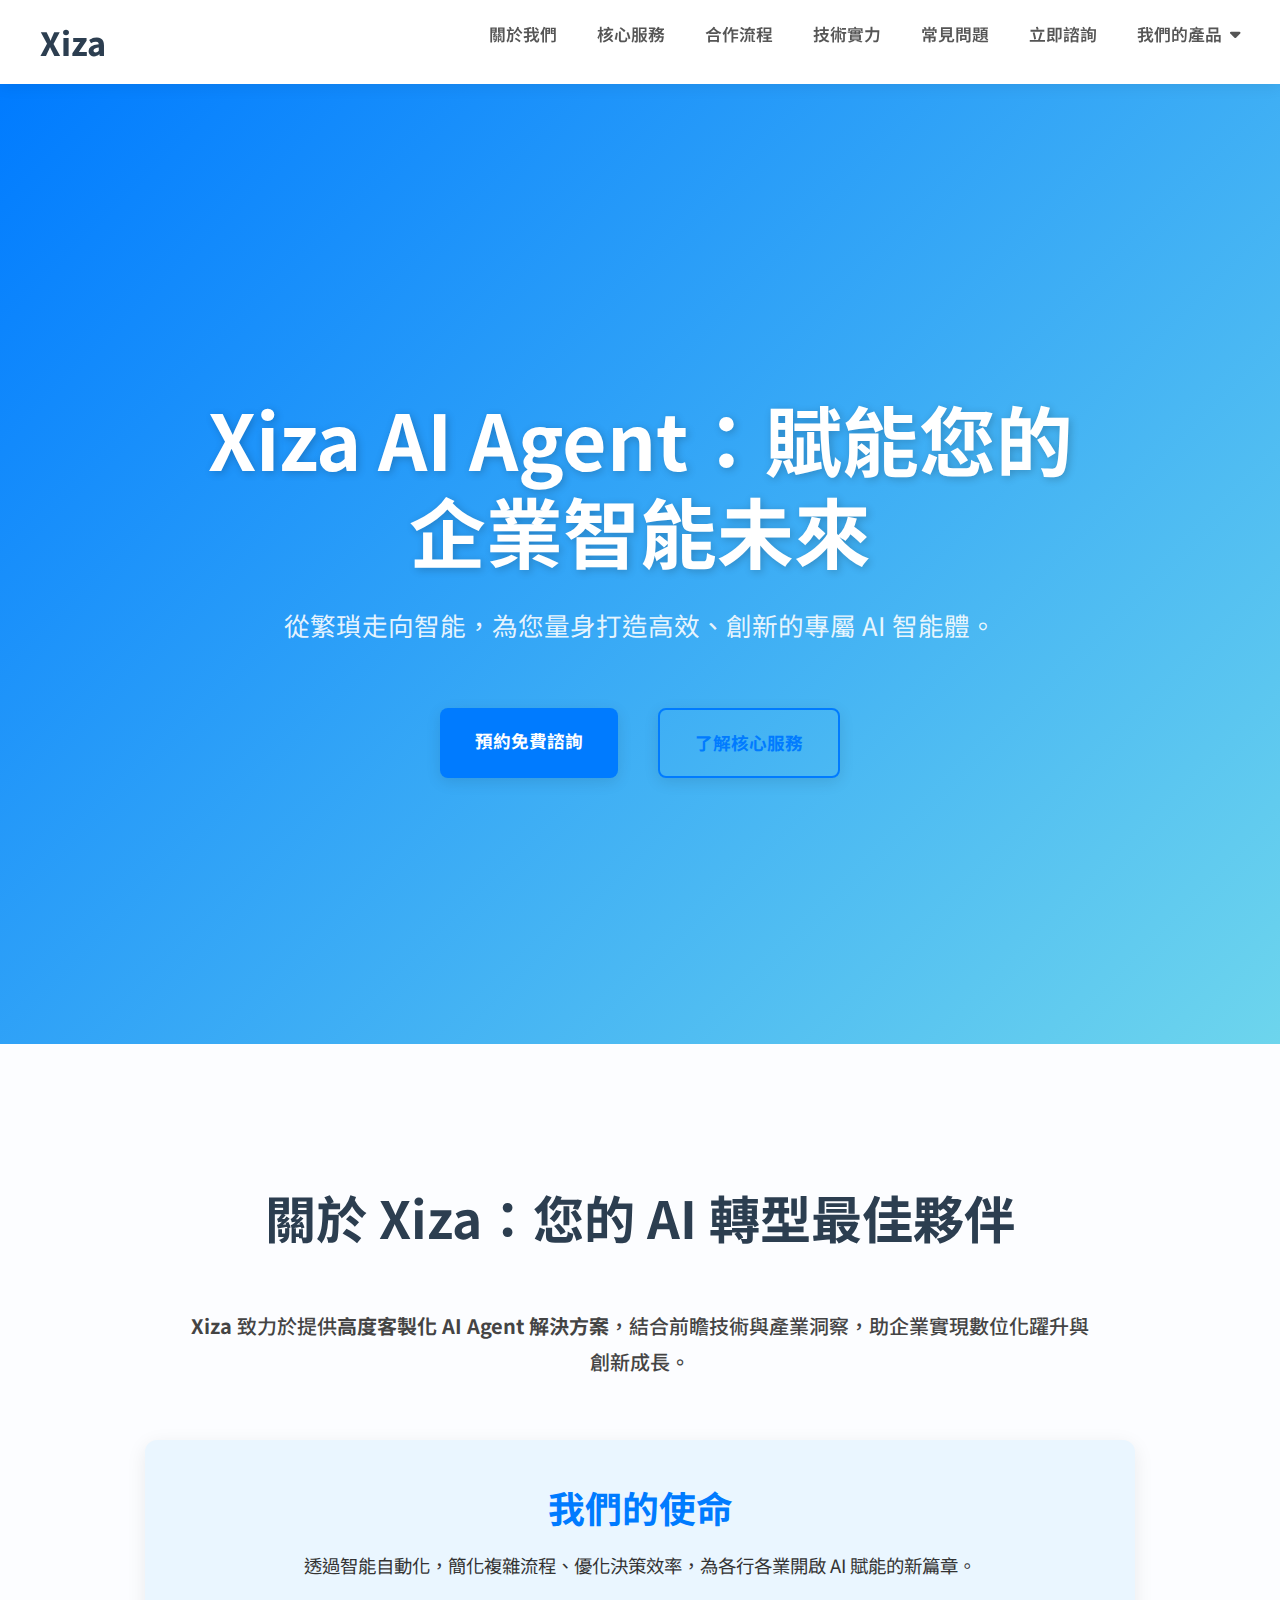
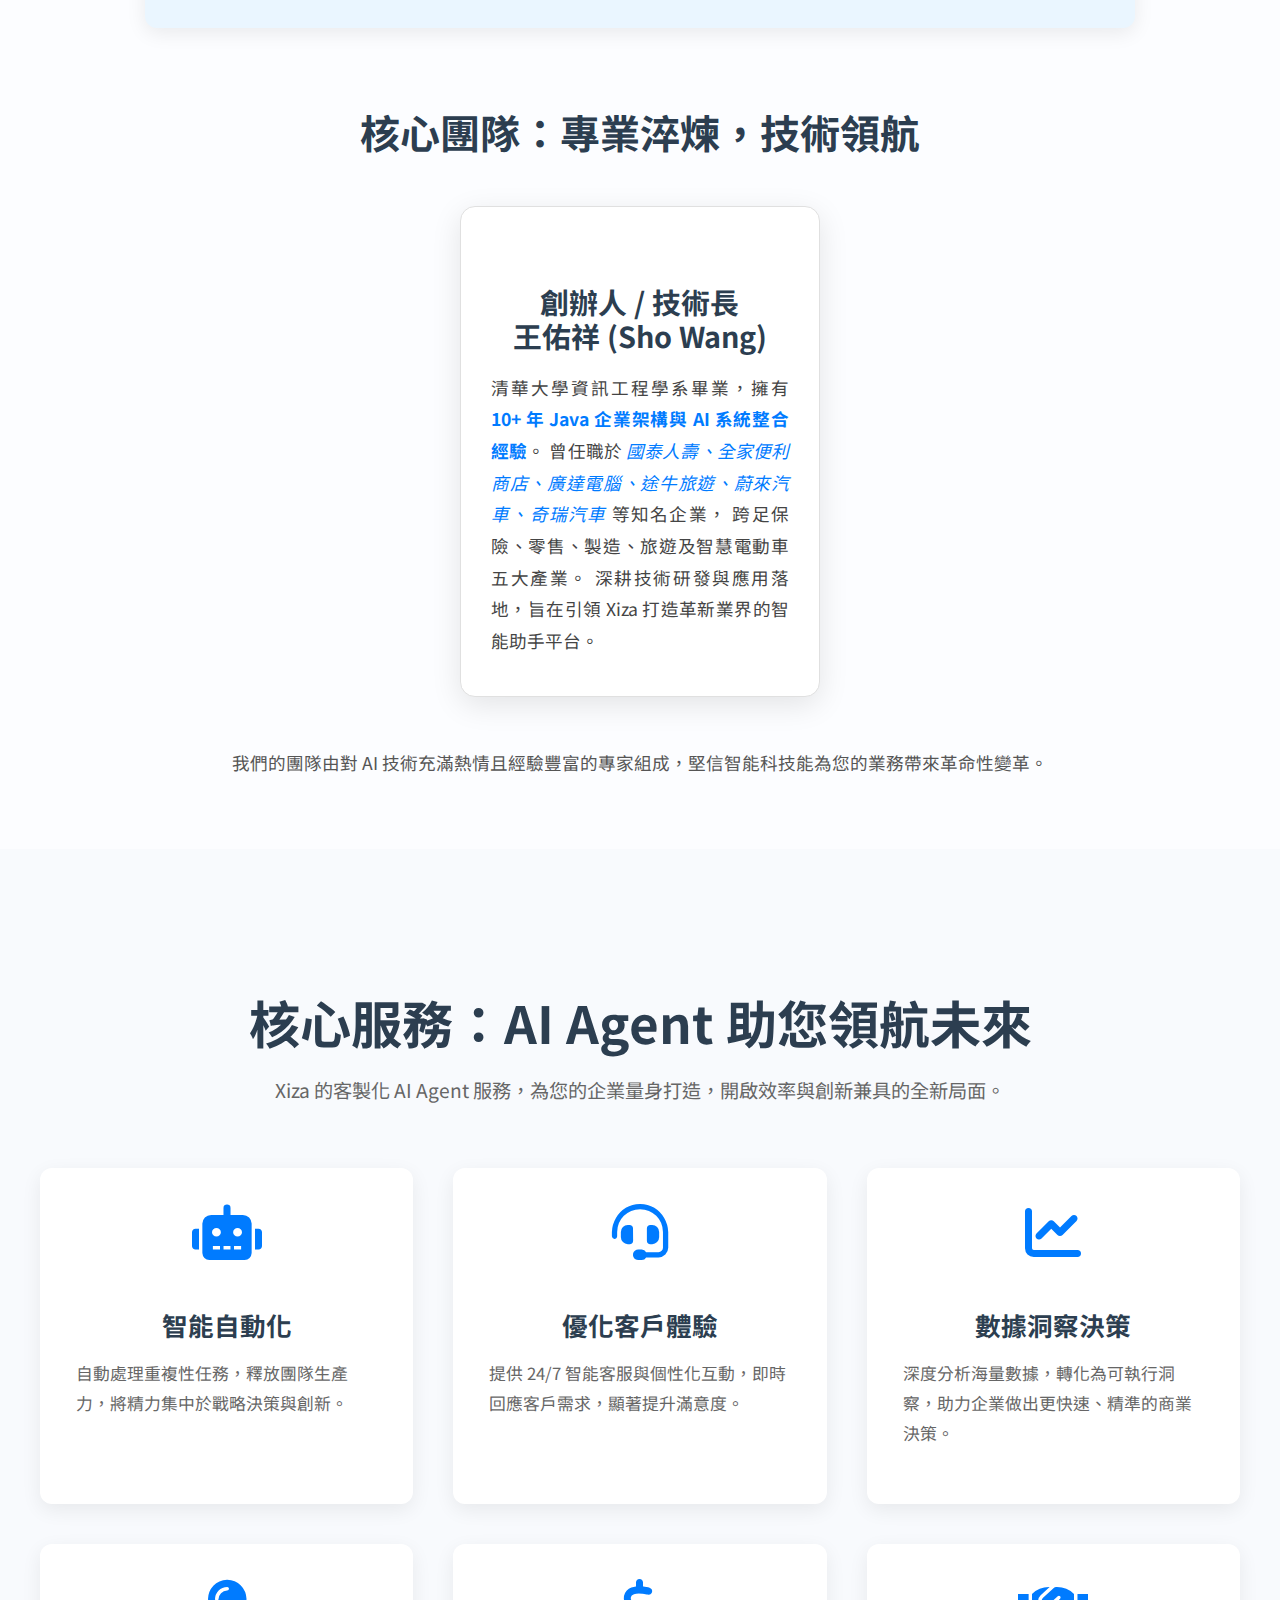
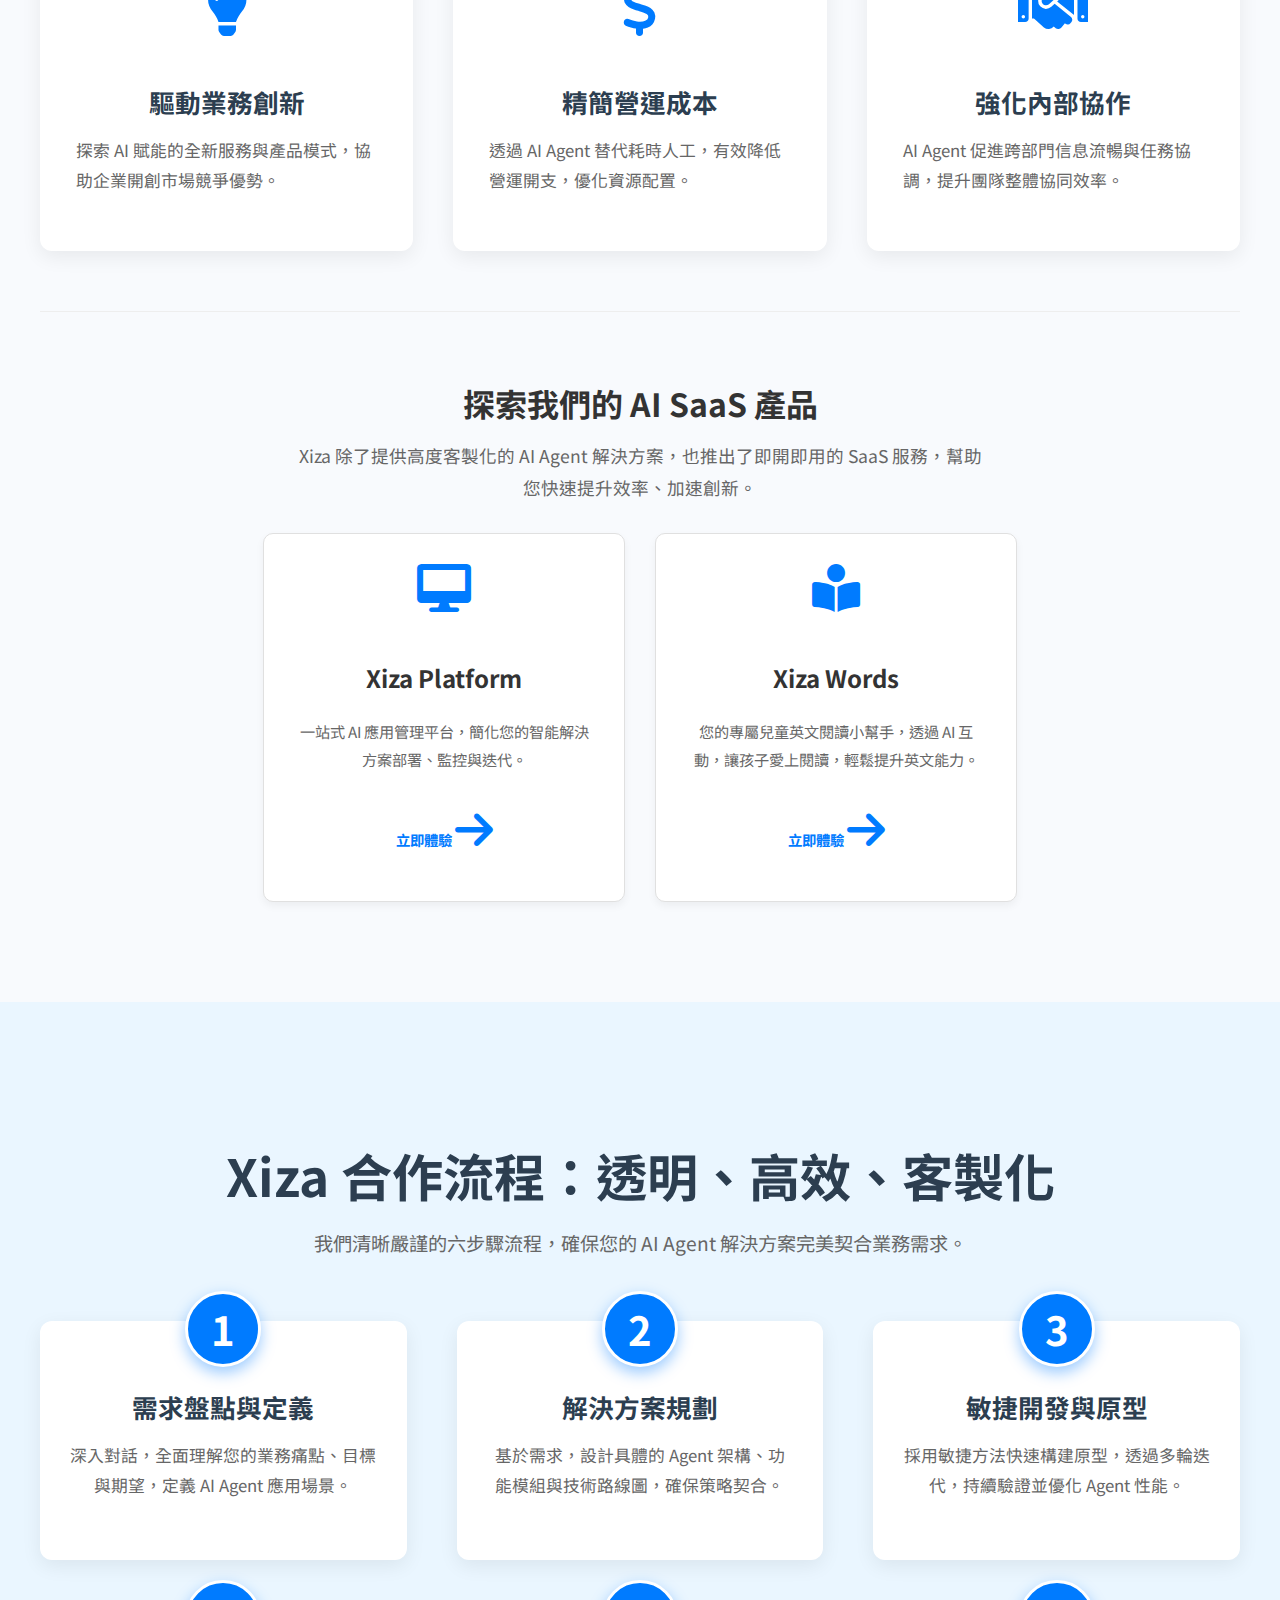
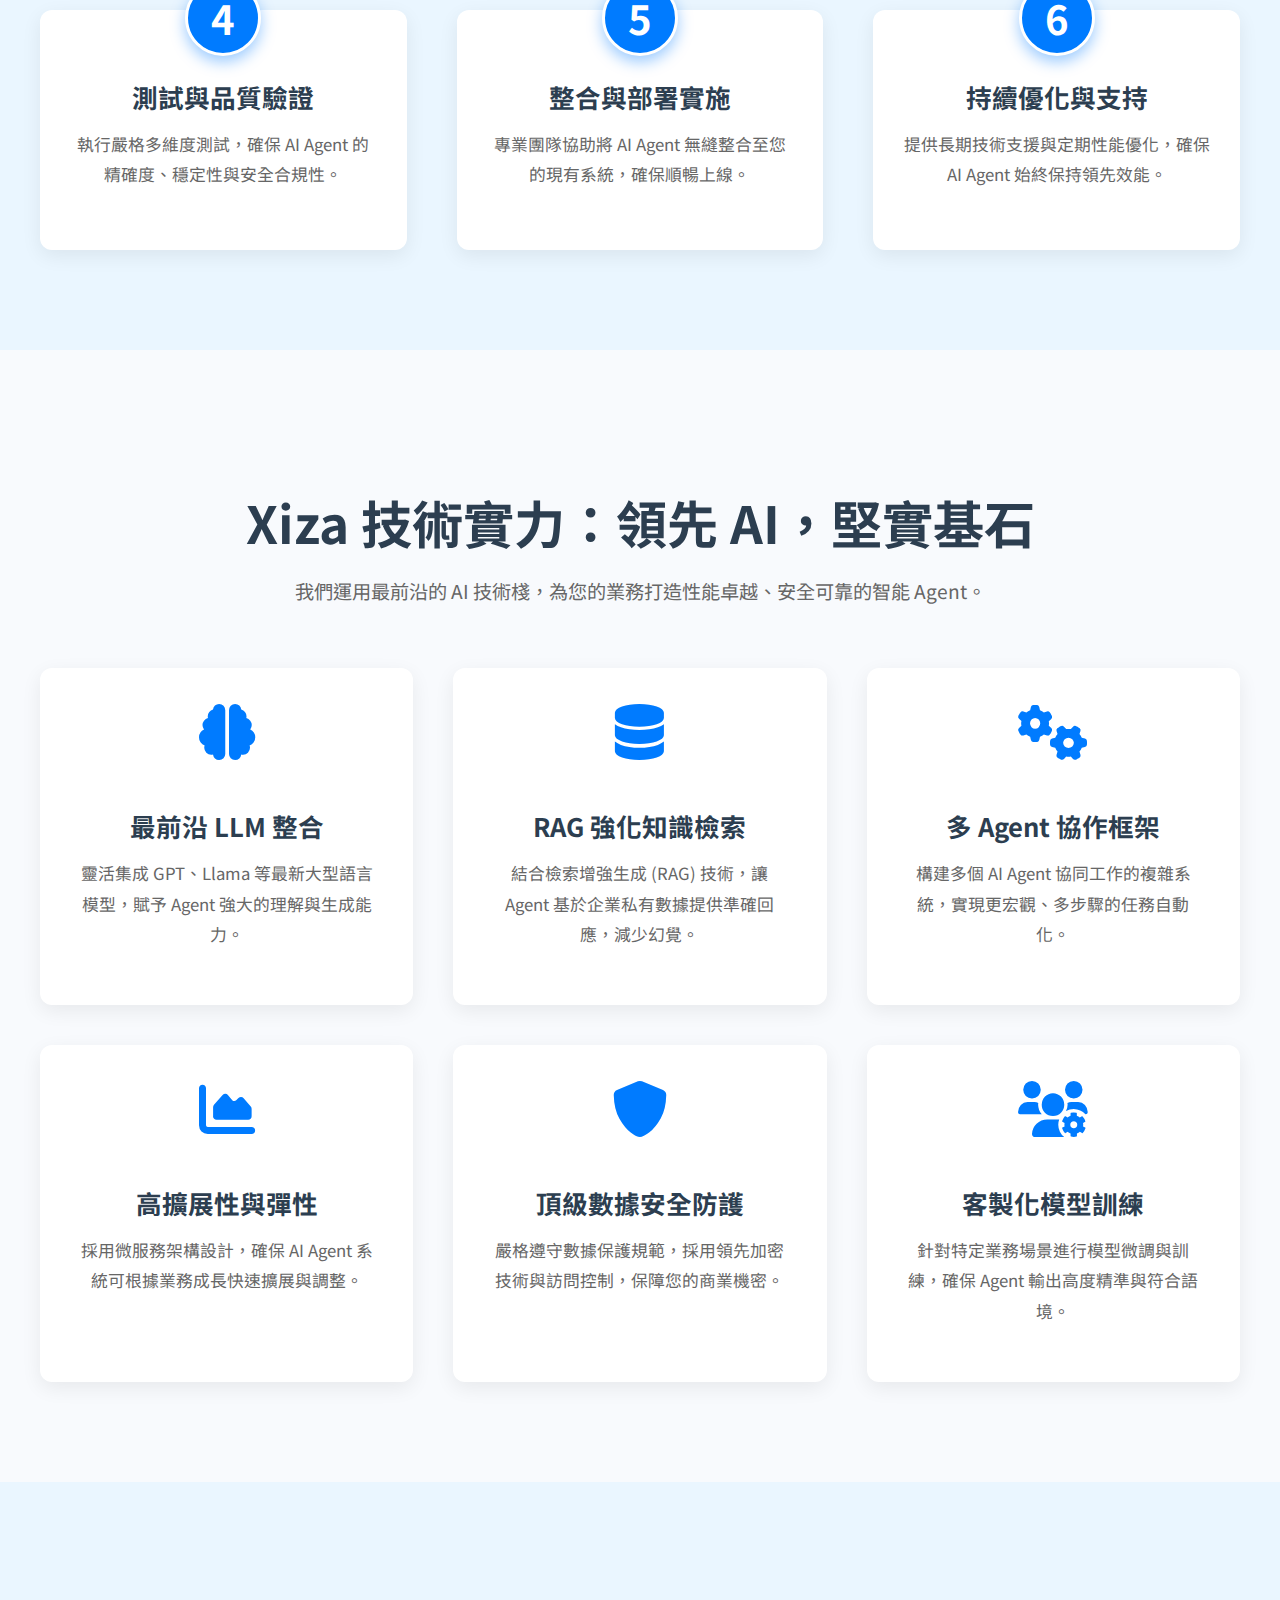
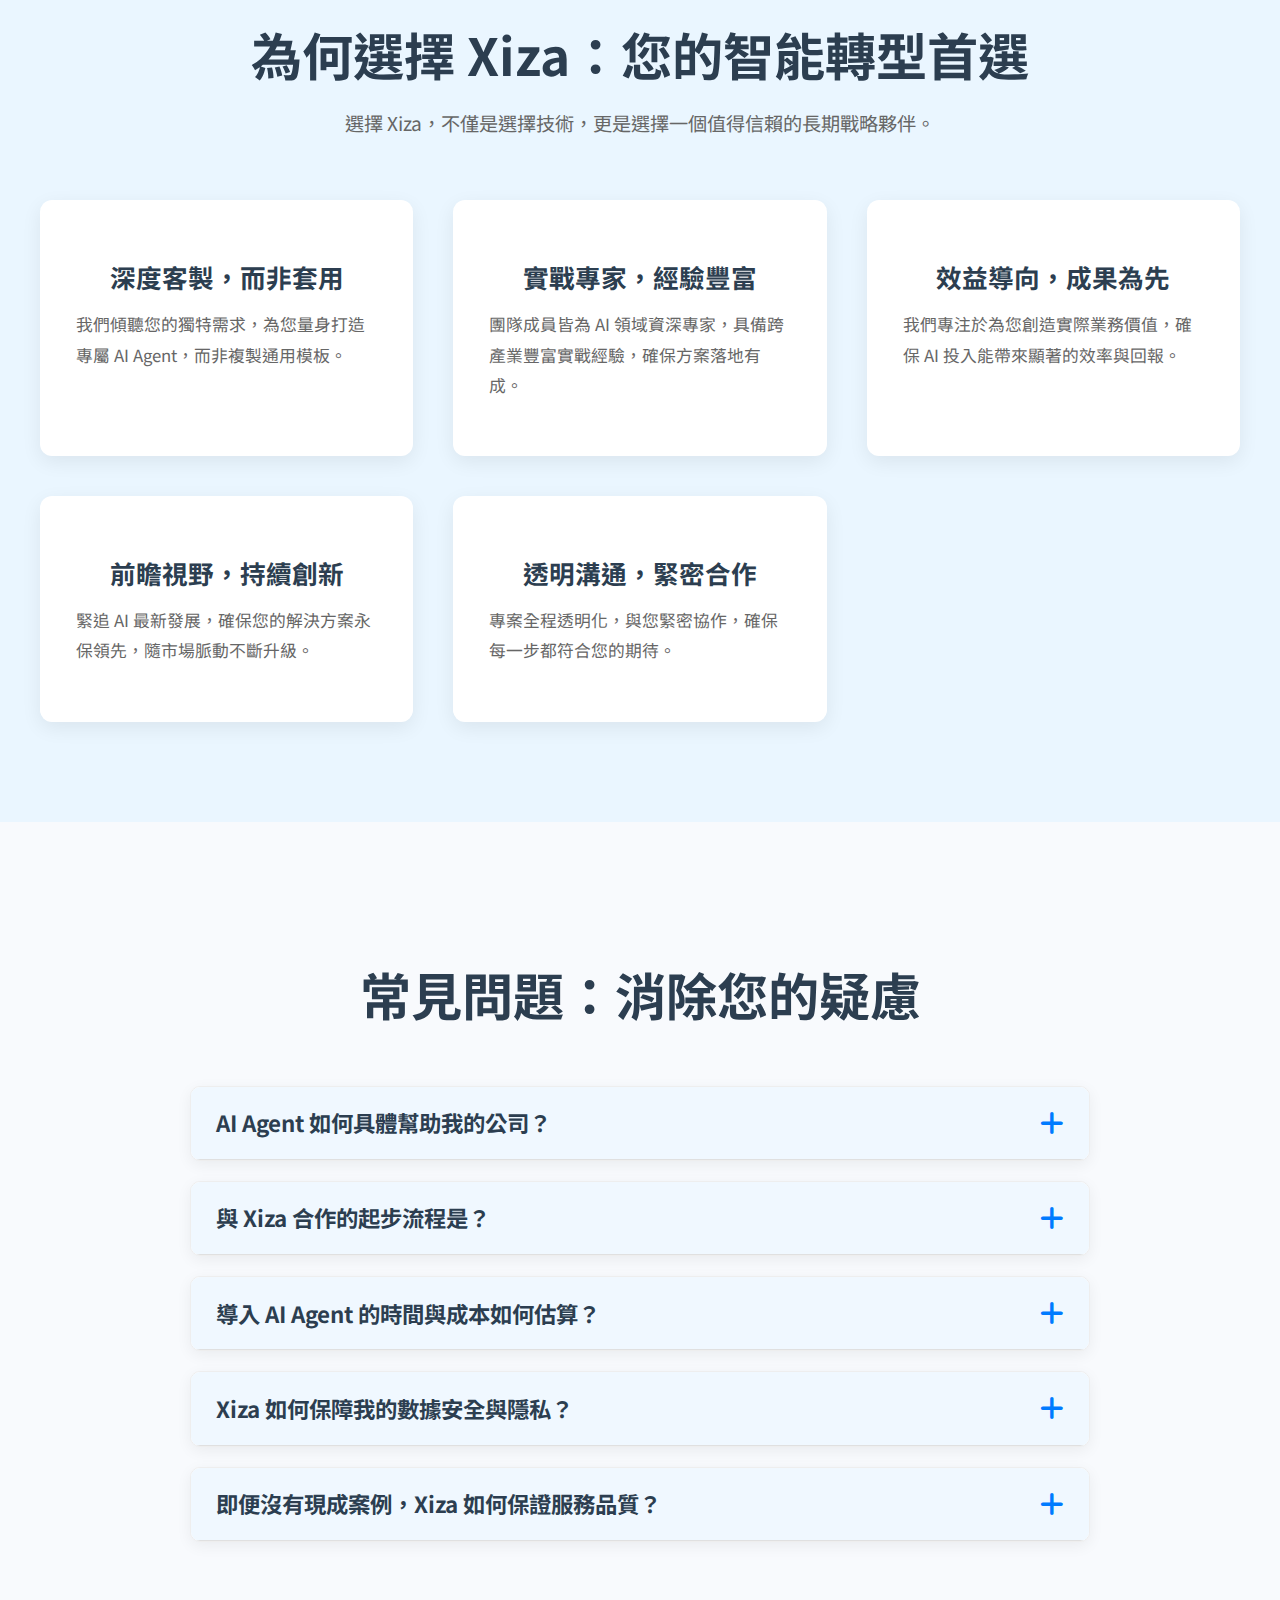
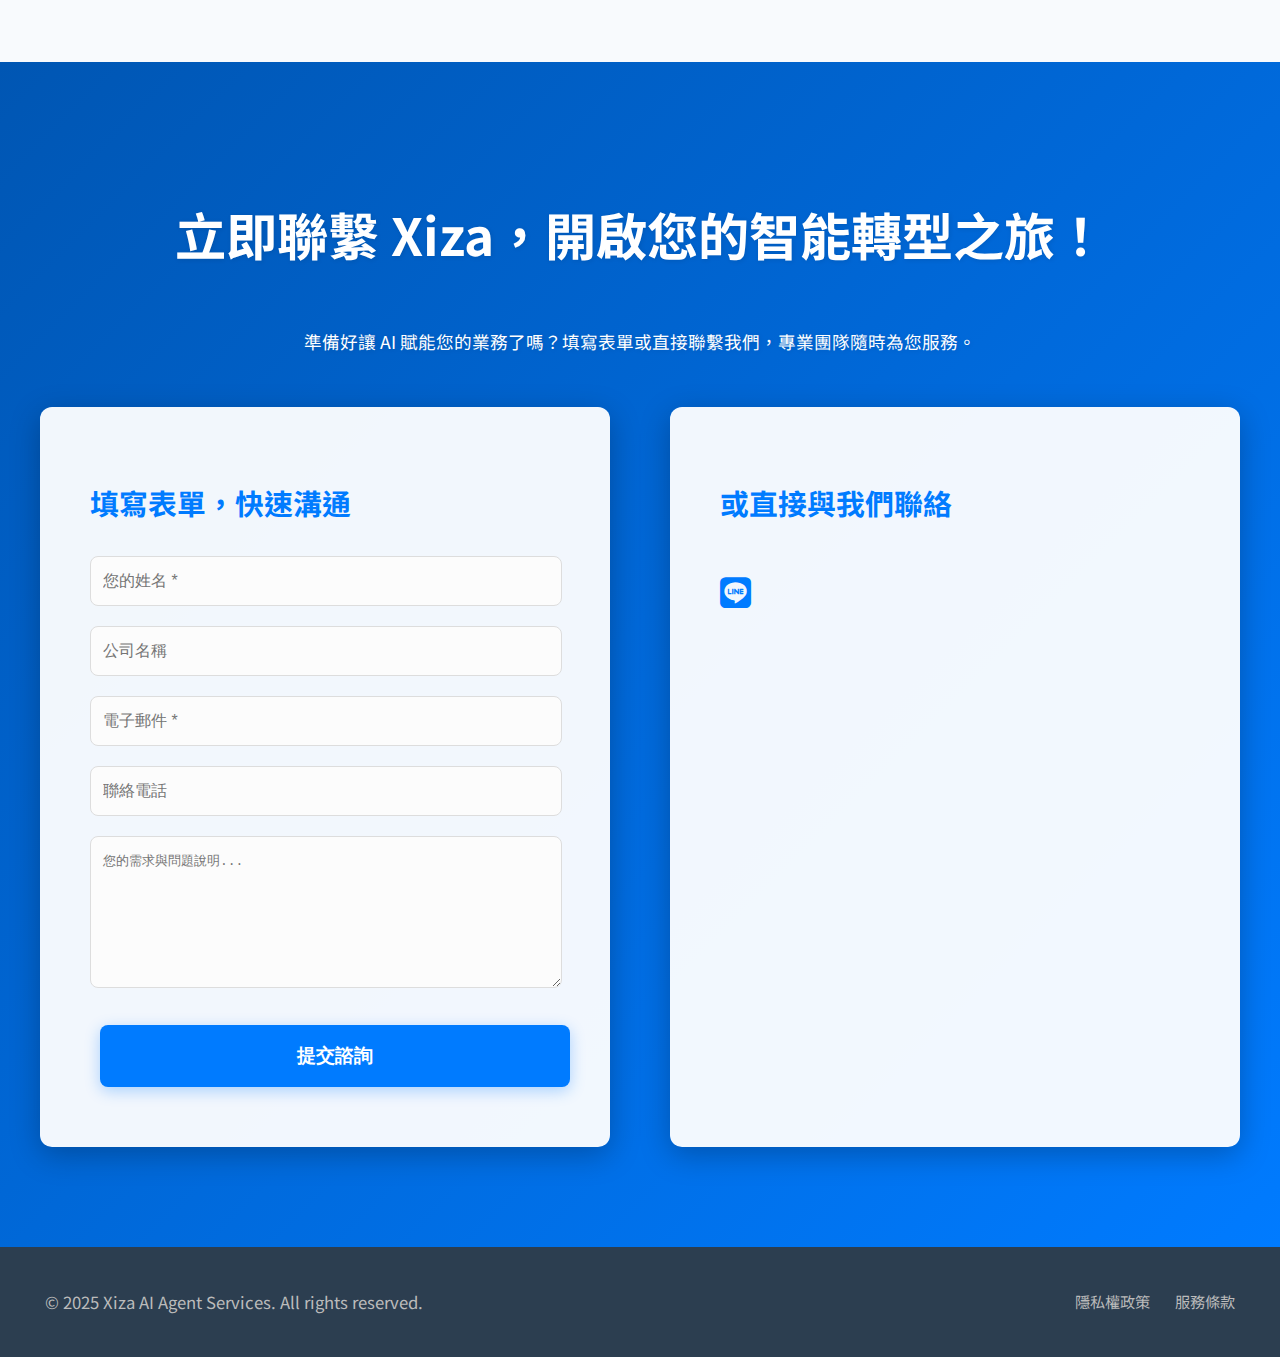
<file: public/index.html>
<!DOCTYPE html>
<html lang="zh-Hant">
<head>
    <meta charset="UTF-8">
    <meta name="viewport" content="width=device-width, initial-scale=1.0">
    <title>Xiza AI Agent | 您的企業智能轉型夥伴</title>
    <meta name="description" content="Xiza 專注客製化 AI Agent 開發，為企業提供智能自動化、數據洞察及創新業務解決方案，賦能高效未來。">
    <link rel="stylesheet" href="style.css">
    <link rel="preconnect" href="https://fonts.googleapis.com">
    <link rel="gstatic" crossorigin href="https://fonts.gstatic.com">
    <link href="https://fonts.googleapis.com/css2?family=Noto+Sans+TC:wght@300;400;700&display=swap" rel="stylesheet">
    <link rel="stylesheet" href="https://cdnjs.cloudflare.com/ajax/libs/font-awesome/6.0.0-beta3/css/all.min.css">
</head>
<body>

<header>
    <nav>
        <div class="logo">
            <a href="index.html">Xiza</a> </div>
        <ul class="nav-links">
            <li><a href="#about">關於我們</a></li>
            <li><a href="#services">核心服務</a></li>
            <li><a href="#methodology">合作流程</a></li>
            <li><a href="#tech-advantage">技術實力</a></li>
            <li><a href="#faq">常見問題</a></li>
            <li><a href="#contact">立即諮詢</a></li>
            <li class="dropdown">
                <a href="#">我們的產品 <i class="fas fa-caret-down"></i></a>
                <div class="dropdown-content">
                    <a href="https://platform.xi-za.com" target="_blank">Xiza Platform</a>
                    <a href="https://words.xi-za.com" target="_blank">Xiza Words</a>
                </div>
            </li>
        </ul>
        <div class="burger">
            <div class="line1"></div>
            <div class="line2"></div>
            <div class="line3"></div>
        </div>
    </nav>
</header>

<section id="hero" class="hero-section">
    <div class="hero-content">
        <h1>Xiza AI Agent：賦能您的企業智能未來</h1>
        <p>從繁瑣走向智能，為您量身打造高效、創新的專屬 AI 智能體。</p>
        <div class="hero-buttons">
            <a href="#contact" class="btn btn-primary">預約免費諮詢</a>
            <a href="#services" class="btn btn-secondary">了解核心服務</a>
        </div>
    </div>
</section>

<section id="about" class="about-section">
    <div class="container">
        <h2>關於 Xiza：您的 AI 轉型最佳夥伴</h2>
        <p class="intro-text">
            <strong>Xiza</strong> 致力於提供<strong>高度客製化 AI Agent 解決方案</strong>，結合前瞻技術與產業洞察，助企業實現數位化躍升與創新成長。
        </p>
        <div class="vision-mission">
            <h3>我們的使命</h3>
            <p>透過智能自動化，簡化複雜流程、優化決策效率，為各行各業開啟 AI 賦能的新篇章。</p>
        </div>
        <div class="team-intro">
            <h3>核心團隊：專業淬煉，技術領航</h3>
            <div class="team-members">
                <div class="member-card">
                    <h4>創辦人 / 技術長<br>王佑祥 (Sho Wang)</h4>
                    <p>
                        清華大學資訊工程學系畢業，擁有 <strong>10+ 年 Java 企業架構與 AI 系統整合經驗</strong>。
                        曾任職於 <em>國泰人壽、全家便利商店、廣達電腦、途牛旅遊、蔚來汽車、奇瑞汽車</em> 等知名企業，
                        跨足保險、零售、製造、旅遊及智慧電動車五大產業。
                        深耕技術研發與應用落地，旨在引領 Xiza 打造革新業界的智能助手平台。
                    </p>
                </div>
            </div>
            <p>我們的團隊由對 AI 技術充滿熱情且經驗豐富的專家組成，堅信智能科技能為您的業務帶來革命性變革。</p>
        </div>
    </div>
</section>

<section id="services" class="services-section">
    <div class="container">
        <h2>核心服務：AI Agent 助您領航未來</h2>
        <p class="section-description">Xiza 的客製化 AI Agent 服務，為您的企業量身打造，開啟效率與創新兼具的全新局面。</p>
        <div class="service-grid">
            <div class="service-item">
                <i class="fas fa-robot"></i> <h3>智能自動化</h3>
                <p>自動處理重複性任務，釋放團隊生產力，將精力集中於戰略決策與創新。</p>
            </div>
            <div class="service-item">
                <i class="fas fa-headset"></i>
                <h3>優化客戶體驗</h3>
                <p>提供 24/7 智能客服與個性化互動，即時回應客戶需求，顯著提升滿意度。</p>
            </div>
            <div class="service-item">
                <i class="fas fa-chart-line"></i>
                <h3>數據洞察決策</h3>
                <p>深度分析海量數據，轉化為可執行洞察，助力企業做出更快速、精準的商業決策。</p>
            </div>
            <div class="service-item">
                <i class="fas fa-lightbulb"></i>
                <h3>驅動業務創新</h3>
                <p>探索 AI 賦能的全新服務與產品模式，協助企業開創市場競爭優勢。</p>
            </div>
            <div class="service-item">
                <i class="fas fa-dollar-sign"></i>
                <h3>精簡營運成本</h3>
                <p>透過 AI Agent 替代耗時人工，有效降低營運開支，優化資源配置。</p>
            </div>
            <div class="service-item">
                <i class="fas fa-handshake"></i>
                <h3>強化內部協作</h3>
                <p>AI Agent 促進跨部門信息流暢與任務協調，提升團隊整體協同效率。</p>
            </div>
        </div>

        <div class="our-products-promo">
            <h3>探索我們的 AI SaaS 產品</h3>
            <p>Xiza 除了提供高度客製化的 AI Agent 解決方案，也推出了即開即用的 SaaS 服務，幫助您快速提升效率、加速創新。</p>
            <div class="product-links-grid">
                <a href="https://platform.xi-za.com" target="_blank" class="product-card">
                    <i class="fas fa-desktop"></i>
                    <h4>Xiza Platform</h4>
                    <p>一站式 AI 應用管理平台，簡化您的智能解決方案部署、監控與迭代。</p>
                    <span>立即體驗 <i class="fas fa-arrow-right"></i></span>
                </a>
                <a href="https://words.xi-za.com" target="_blank" class="product-card">
                    <i class="fas fa-book-reader"></i>
                    <h4>Xiza Words</h4>
                    <p>您的專屬兒童英文閱讀小幫手，透過 AI 互動，讓孩子愛上閱讀，輕鬆提升英文能力。</p>
                    <span>立即體驗 <i class="fas fa-arrow-right"></i></span>
                </a>
            </div>
        </div>
    </div>
</section>

<section id="methodology" class="methodology-section">
    <div class="container">
        <h2>Xiza 合作流程：透明、高效、客製化</h2>
        <p class="section-description">我們清晰嚴謹的六步驟流程，確保您的 AI Agent 解決方案完美契合業務需求。</p>
        <div class="process-steps">
            <div class="step-item">
                <div class="step-icon">1</div>
                <h3>需求盤點與定義</h3>
                <p>深入對話，全面理解您的業務痛點、目標與期望，定義 AI Agent 應用場景。</p>
            </div>
            <div class="step-item">
                <div class="step-icon">2</div>
                <h3>解決方案規劃</h3>
                <p>基於需求，設計具體的 Agent 架構、功能模組與技術路線圖，確保策略契合。</p>
            </div>
            <div class="step-item">
                <div class="step-icon">3</div>
                <h3>敏捷開發與原型</h3>
                <p>採用敏捷方法快速構建原型，透過多輪迭代，持續驗證並優化 Agent 性能。</p>
            </div>
            <div class="step-item">
                <div class="step-icon">4</div>
                <h3>測試與品質驗證</h3>
                <p>執行嚴格多維度測試，確保 AI Agent 的精確度、穩定性與安全合規性。</p>
            </div>
            <div class="step-item">
                <div class="step-icon">5</div>
                <h3>整合與部署實施</h3>
                <p>專業團隊協助將 AI Agent 無縫整合至您的現有系統，確保順暢上線。</p>
            </div>
            <div class="step-item">
                <div class="step-icon">6</div>
                <h3>持續優化與支持</h3>
                <p>提供長期技術支援與定期性能優化，確保 AI Agent 始終保持領先效能。</p>
            </div>
        </div>
    </div>
</section>

<section id="tech-advantage" class="tech-advantage-section">
    <div class="container">
        <h2>Xiza 技術實力：領先 AI，堅實基石</h2>
        <p class="section-description">我們運用最前沿的 AI 技術棧，為您的業務打造性能卓越、安全可靠的智能 Agent。</p>
        <div class="tech-grid">
            <div class="tech-item">
                <i class="fas fa-brain"></i>
                <h3>最前沿 LLM 整合</h3>
                <p>靈活集成 GPT、Llama 等最新大型語言模型，賦予 Agent 強大的理解與生成能力。</p>
            </div>
            <div class="tech-item">
                <i class="fas fa-database"></i>
                <h3>RAG 強化知識檢索</h3>
                <p>結合檢索增強生成 (RAG) 技術，讓 Agent 基於企業私有數據提供準確回應，減少幻覺。</p>
            </div>
            <div class="tech-item">
                <i class="fas fa-cogs"></i>
                <h3>多 Agent 協作框架</h3>
                <p>構建多個 AI Agent 協同工作的複雜系統，實現更宏觀、多步驟的任務自動化。</p>
            </div>
            <div class="tech-item">
                <i class="fas fa-chart-area"></i>
                <h3>高擴展性與彈性</h3>
                <p>採用微服務架構設計，確保 AI Agent 系統可根據業務成長快速擴展與調整。</p>
            </div>
            <div class="tech-item">
                <i class="fas fa-shield-alt"></i>
                <h3>頂級數據安全防護</h3>
                <p>嚴格遵守數據保護規範，採用領先加密技術與訪問控制，保障您的商業機密。</p>
            </div>
            <div class="tech-item">
                <i class="fas fa-users-cog"></i>
                <h3>客製化模型訓練</h3>
                <p>針對特定業務場景進行模型微調與訓練，確保 Agent 輸出高度精準與符合語境。</p>
            </div>
        </div>
    </div>
</section>

<section id="why-us" class="why-us-section">
    <div class="container">
        <h2>為何選擇 Xiza：您的智能轉型首選</h2>
        <p class="section-description">選擇 Xiza，不僅是選擇技術，更是選擇一個值得信賴的長期戰略夥伴。</p>
        <div class="advantage-list">
            <div class="advantage-item">
                <h3>深度客製，而非套用</h3>
                <p>我們傾聽您的獨特需求，為您量身打造專屬 AI Agent，而非複製通用模板。</p>
            </div>
            <div class="advantage-item">
                <h3>實戰專家，經驗豐富</h3>
                <p>團隊成員皆為 AI 領域資深專家，具備跨產業豐富實戰經驗，確保方案落地有成。</p>
            </div>
            <div class="advantage-item">
                <h3>效益導向，成果為先</h3>
                <p>我們專注於為您創造實際業務價值，確保 AI 投入能帶來顯著的效率與回報。</p>
            </div>
            <div class="advantage-item">
                <h3>前瞻視野，持續創新</h3>
                <p>緊追 AI 最新發展，確保您的解決方案永保領先，隨市場脈動不斷升級。</p>
            </div>
            <div class="advantage-item">
                <h3>透明溝通，緊密合作</h3>
                <p>專案全程透明化，與您緊密協作，確保每一步都符合您的期待。</p>
            </div>
        </div>
    </div>
</section>

<section id="faq" class="faq-section">
    <div class="container">
        <h2>常見問題：消除您的疑慮</h2>
        <div class="faq-items">
            <div class="faq-item">
                <h3>AI Agent 如何具體幫助我的公司？</h3>
                <p>AI Agent 能自動化重複性任務、提供智能決策支援、優化客戶互動、洞察數據趨勢，從而顯著提升營運效率、降低成本、加速創新，並開拓新業務機會。</p>
            </div>
            <div class="faq-item">
                <h3>與 Xiza 合作的起步流程是？</h3>
                <p>非常簡單！透過我們的聯絡表單或直接致電，我們的專家將迅速與您安排一次免費的初步諮詢，深入了解您的具體需求與目標。</p>
            </div>
            <div class="faq-item">
                <h3>導入 AI Agent 的時間與成本如何估算？</h3>
                <p>由於每個客製化 AI Agent 的複雜度與功能需求差異大，專案週期和成本會因個案而異。在初步需求盤點後，我們將能提供您詳細且精確的專案規劃與預算評估。</p>
            </div>
            <div class="faq-item">
                <h3>Xiza 如何保障我的數據安全與隱私？</h3>
                <p>數據安全是我們的首要考量。我們嚴格遵守國際數據保護規範，並實施多層次安全措施，包括業界領先的加密技術、嚴格的訪問控制、定期的安全審計與合規性檢查，確保您的商業數據絕對機密與安全。</p>
            </div>
            <div class="faq-item">
                <h3>即便沒有現成案例，Xiza 如何保證服務品質？</h3>
                <p>Xiza 的核心競爭力源於我們頂尖的 AI 專家團隊，他們具備深厚的技術功底與豐富的跨產業專案經驗。我們透過標準化且敏捷的開發流程、嚴格的品質監控、以及與客戶的緊密協作，確保每個客製化 Agent 都能達到最高標準。我們也歡迎客戶從「概念驗證 (PoC)」專案開始，親身驗證我們的實力。</p>
            </div>
        </div>
    </div>
</section>

<section id="contact" class="contact-section">
    <div class="container">
        <h2>立即聯繫 Xiza，開啟您的智能轉型之旅！</h2>
        <p>準備好讓 AI 賦能您的業務了嗎？填寫表單或直接聯繫我們，專業團隊隨時為您服務。</p>
        <div class="contact-grid">
            <form class="contact-form">
                <h3>填寫表單，快速溝通</h3>
                <input type="text" placeholder="您的姓名 *" required>
                <input type="text" placeholder="公司名稱">
                <input type="email" placeholder="電子郵件 *" required>
                <input type="tel" placeholder="聯絡電話">
                <textarea placeholder="您的需求與問題說明..." rows="5"></textarea>
                <button type="submit" class="btn btn-primary">提交諮詢</button>
            </form>
            <div class="contact-info">
                <h3>或直接與我們聯絡</h3>
                <div class="social-links">
                    <a href="https://line.me/ti/p/@868fegki" target="_blank" aria-label="Line 官方帳號"><i class="fab fa-line"></i></a>
                </div>
            </div>
        </div>
    </div>
</section>

<footer>
    <div class="container">
        <p>&copy; 2025 Xiza AI Agent Services. All rights reserved.</p>
        <ul class="footer-links">
            <li><a href="privacy.html">隱私權政策</a></li>
            <li><a href="terms.html">服務條款</a></li>
        </ul>
    </div>
</footer>

<script>
    // JavaScript for mobile navigation toggle
    const burger = document.querySelector('.burger');
    const nav = document.querySelector('.nav-links');
    const navLinks = document.querySelectorAll('.nav-links li');

    burger.addEventListener('click', () => {
        // Toggle Nav
        nav.classList.toggle('nav-active');

        // Animate Links
        navLinks.forEach((link, index) => {
            if (link.style.animation) {
                link.style.animation = '';
            } else {
                link.style.animation = `navLinkFade 0.5s ease forwards ${index / 7 + 0.3}s`;
            }
        });

        // Burger Animation
        burger.classList.toggle('toggle');
    });

    // Close nav when clicking a link (for mobile)
    navLinks.forEach(link => {
        link.addEventListener('click', () => {
            if (nav.classList.contains('nav-active')) {
                nav.classList.remove('nav-active');
                burger.classList.remove('toggle');
                navLinks.forEach(item => item.style.animation = '');
            }
        });
    });

    // Simple FAQ toggle
    document.querySelectorAll('.faq-item h3').forEach(item => {
        item.addEventListener('click', () => {
            item.nextElementSibling.classList.toggle('active'); // Toggles a class on the <p> tag
            item.classList.toggle('active'); // Toggles active class on h3 for icon change
        });
    });

    // Optional: JavaScript to handle dropdown click on mobile
    const dropdown = document.querySelector('.nav-links .dropdown > a');
    if (dropdown) {
        dropdown.addEventListener('click', (e) => {
            if (window.innerWidth <= 768) { // Only on mobile
                e.preventDefault(); // Prevent default link behavior
                const dropdownContent = dropdown.nextElementSibling;
                dropdownContent.style.display = dropdownContent.style.display === 'block' ? 'none' : 'block';
            }
        });
    }
</script>
</body>
</html>
</file>
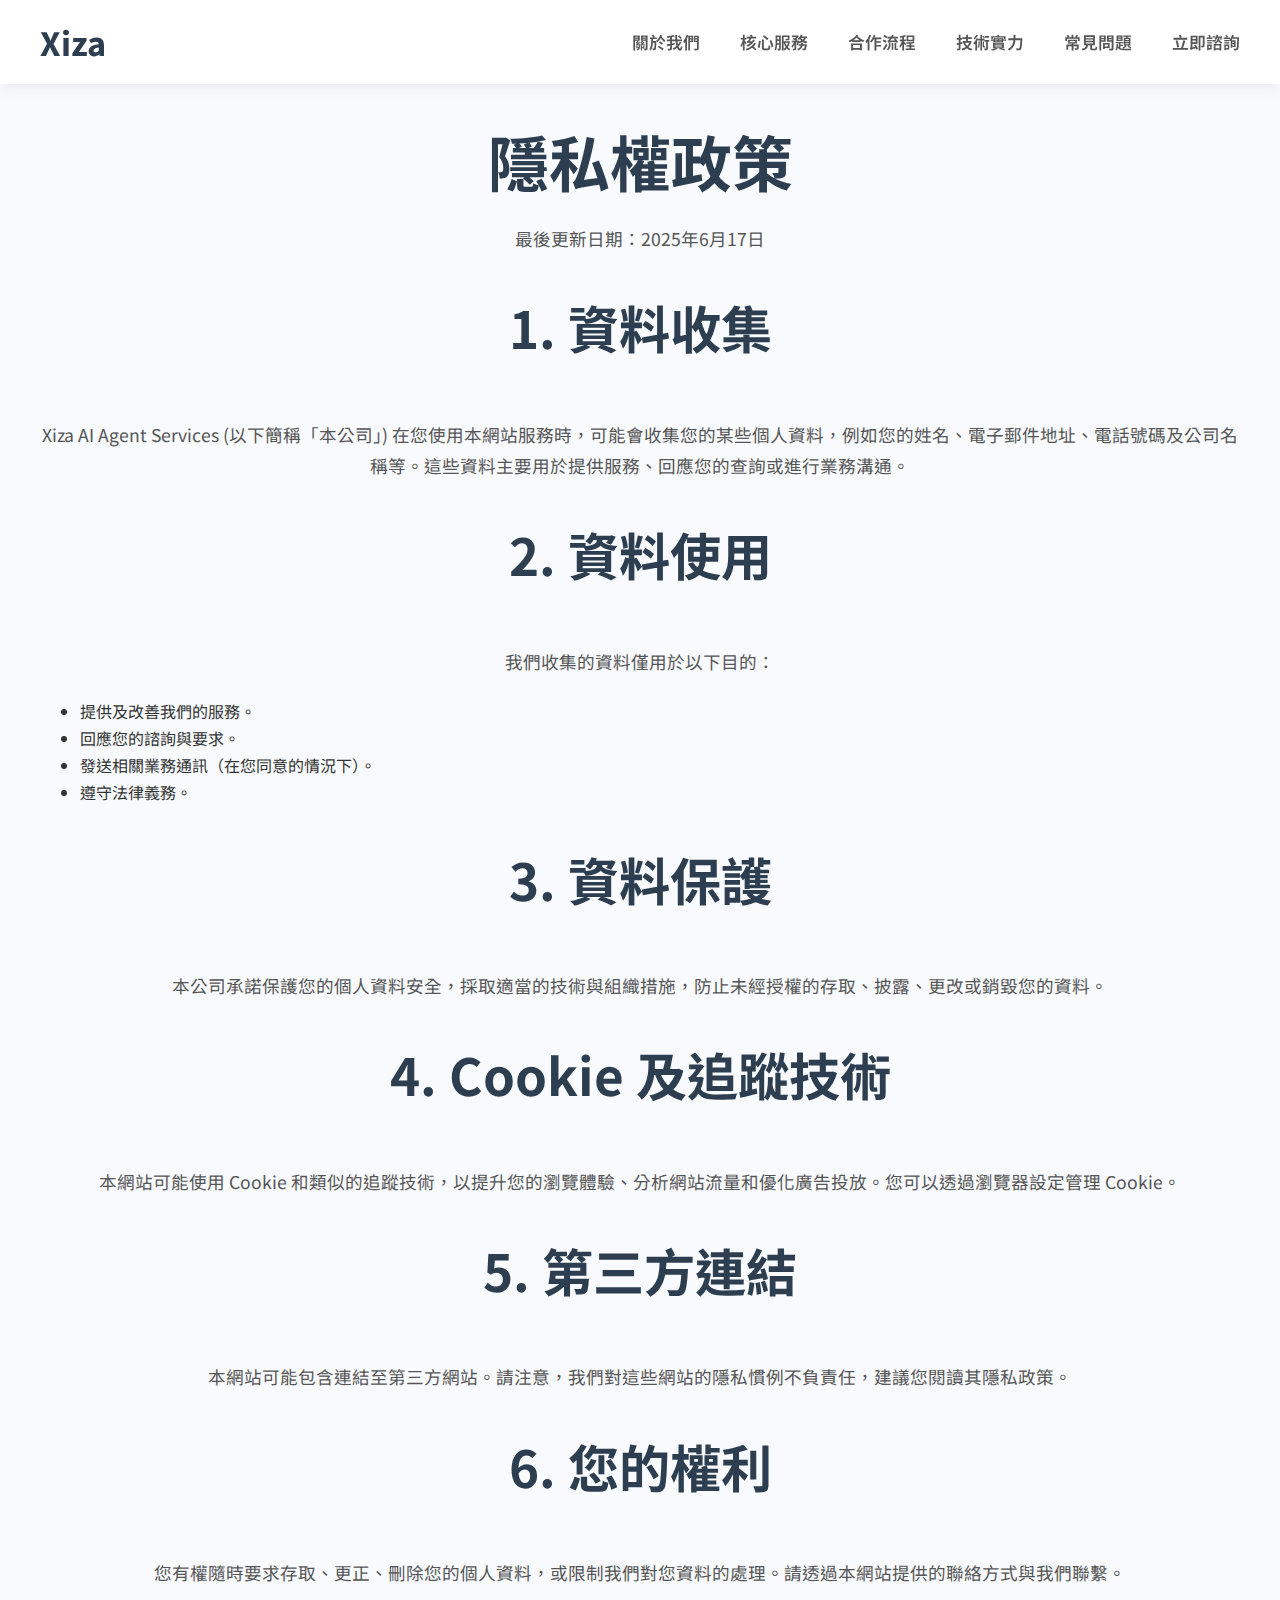
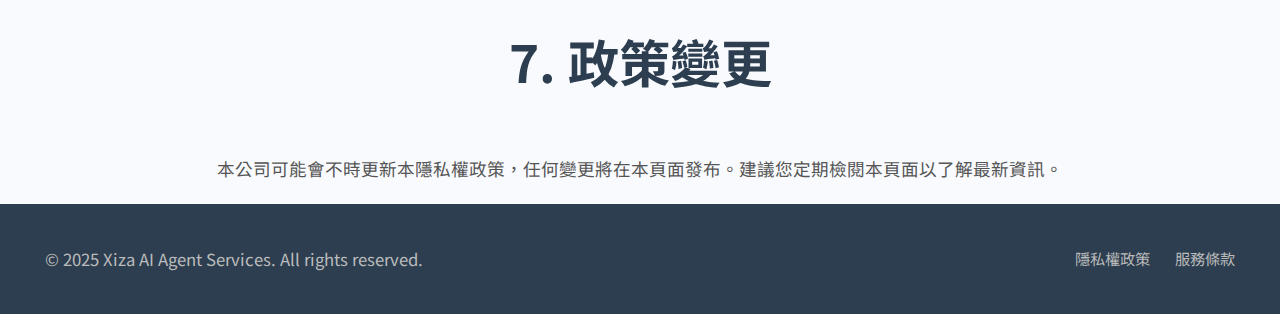
<file: public/privacy.html>
<!DOCTYPE html>
<html lang="zh-Hant">
<head>
    <meta charset="UTF-8">
    <meta name="viewport" content="width=device-width, initial-scale=1.0">
    <title>隱私權政策 | Xiza AI Agent</title>
    <meta name="description" content="Xiza AI Agent 網站的隱私權政策，說明我們如何收集、使用和保護您的個人資料。">
    <link rel="stylesheet" href="style.css">
    <link rel="preconnect" href="https://fonts.googleapis.com">
    <link rel="gstatic" crossorigin href="https://fonts.gstatic.com">
    <link href="https://fonts.googleapis.com/css2?family=Noto+Sans+TC:wght@300;400;700&display=swap" rel="stylesheet">
    <link rel="stylesheet" href="https://cdnjs.cloudflare.com/ajax/libs/font-awesome/6.0.0-beta3/css/all.min.css">
</head>
<body>

<header>
    <nav>
        <div class="logo">
            <a href="index.html">Xiza</a> </div>
        <ul class="nav-links">
            <li><a href="index.html#about">關於我們</a></li>
            <li><a href="index.html#services">核心服務</a></li>
            <li><a href="index.html#methodology">合作流程</a></li>
            <li><a href="index.html#tech-advantage">技術實力</a></li>
            <li><a href="index.html#faq">常見問題</a></li>
            <li><a href="index.html#contact">立即諮詢</a></li>
        </ul>
        <div class="burger">
            <div class="line1"></div>
            <div class="line2"></div>
            <div class="line3"></div>
        </div>
    </nav>
</header>

<main class="policy-page-content">
    <div class="container">
        <h1>隱私權政策</h1>
        <p class="last-updated">最後更新日期：2025年6月17日</p>

        <h2>1. 資料收集</h2>
        <p>Xiza AI Agent Services (以下簡稱「本公司」) 在您使用本網站服務時，可能會收集您的某些個人資料，例如您的姓名、電子郵件地址、電話號碼及公司名稱等。這些資料主要用於提供服務、回應您的查詢或進行業務溝通。</p>

        <h2>2. 資料使用</h2>
        <p>我們收集的資料僅用於以下目的：</p>
        <ul>
            <li>提供及改善我們的服務。</li>
            <li>回應您的諮詢與要求。</li>
            <li>發送相關業務通訊（在您同意的情況下）。</li>
            <li>遵守法律義務。</li>
        </ul>

        <h2>3. 資料保護</h2>
        <p>本公司承諾保護您的個人資料安全，採取適當的技術與組織措施，防止未經授權的存取、披露、更改或銷毀您的資料。</p>

        <h2>4. Cookie 及追蹤技術</h2>
        <p>本網站可能使用 Cookie 和類似的追蹤技術，以提升您的瀏覽體驗、分析網站流量和優化廣告投放。您可以透過瀏覽器設定管理 Cookie。</p>

        <h2>5. 第三方連結</h2>
        <p>本網站可能包含連結至第三方網站。請注意，我們對這些網站的隱私慣例不負責任，建議您閱讀其隱私政策。</p>

        <h2>6. 您的權利</h2>
        <p>您有權隨時要求存取、更正、刪除您的個人資料，或限制我們對您資料的處理。請透過本網站提供的聯絡方式與我們聯繫。</p>

        <h2>7. 政策變更</h2>
        <p>本公司可能會不時更新本隱私權政策，任何變更將在本頁面發布。建議您定期檢閱本頁面以了解最新資訊。</p>

    </div>
</main>

<footer>
    <div class="container">
        <p>&copy; 2025 Xiza AI Agent Services. All rights reserved.</p>
        <ul class="footer-links">
            <li><a href="privacy.html">隱私權政策</a></li>
            <li><a href="terms.html">服務條款</a></li>
        </ul>
    </div>
</footer>

<script>
    // 為了確保這些政策頁面也具有漢堡選單的響應式功能，您可以將首頁的 JavaScript 複製過來。
    // 如果您希望這些頁面沒有漢堡選單，則可以省略以下 JS 程式碼。
    const burger = document.querySelector('.burger');
    const nav = document.querySelector('.nav-links');
    const navLinks = document.querySelectorAll('.nav-links li');

    if (burger) { // 檢查 burger 元素是否存在，因為這個 JS 是從首頁複製過來的
        burger.addEventListener('click', () => {
            nav.classList.toggle('nav-active');
            navLinks.forEach((link, index) => {
                if (link.style.animation) {
                    link.style.animation = '';
                } else {
                    link.style.animation = `navLinkFade 0.5s ease forwards ${index / 7 + 0.3}s`;
                }
            });
            burger.classList.toggle('toggle');
        });

        navLinks.forEach(link => {
            link.addEventListener('click', () => {
                if (nav.classList.contains('nav-active')) {
                    nav.classList.remove('nav-active');
                    burger.classList.remove('toggle');
                    navLinks.forEach(item => item.style.animation = '');
                }
            });
        });
    }
</script>
</body>
</html>
</file>
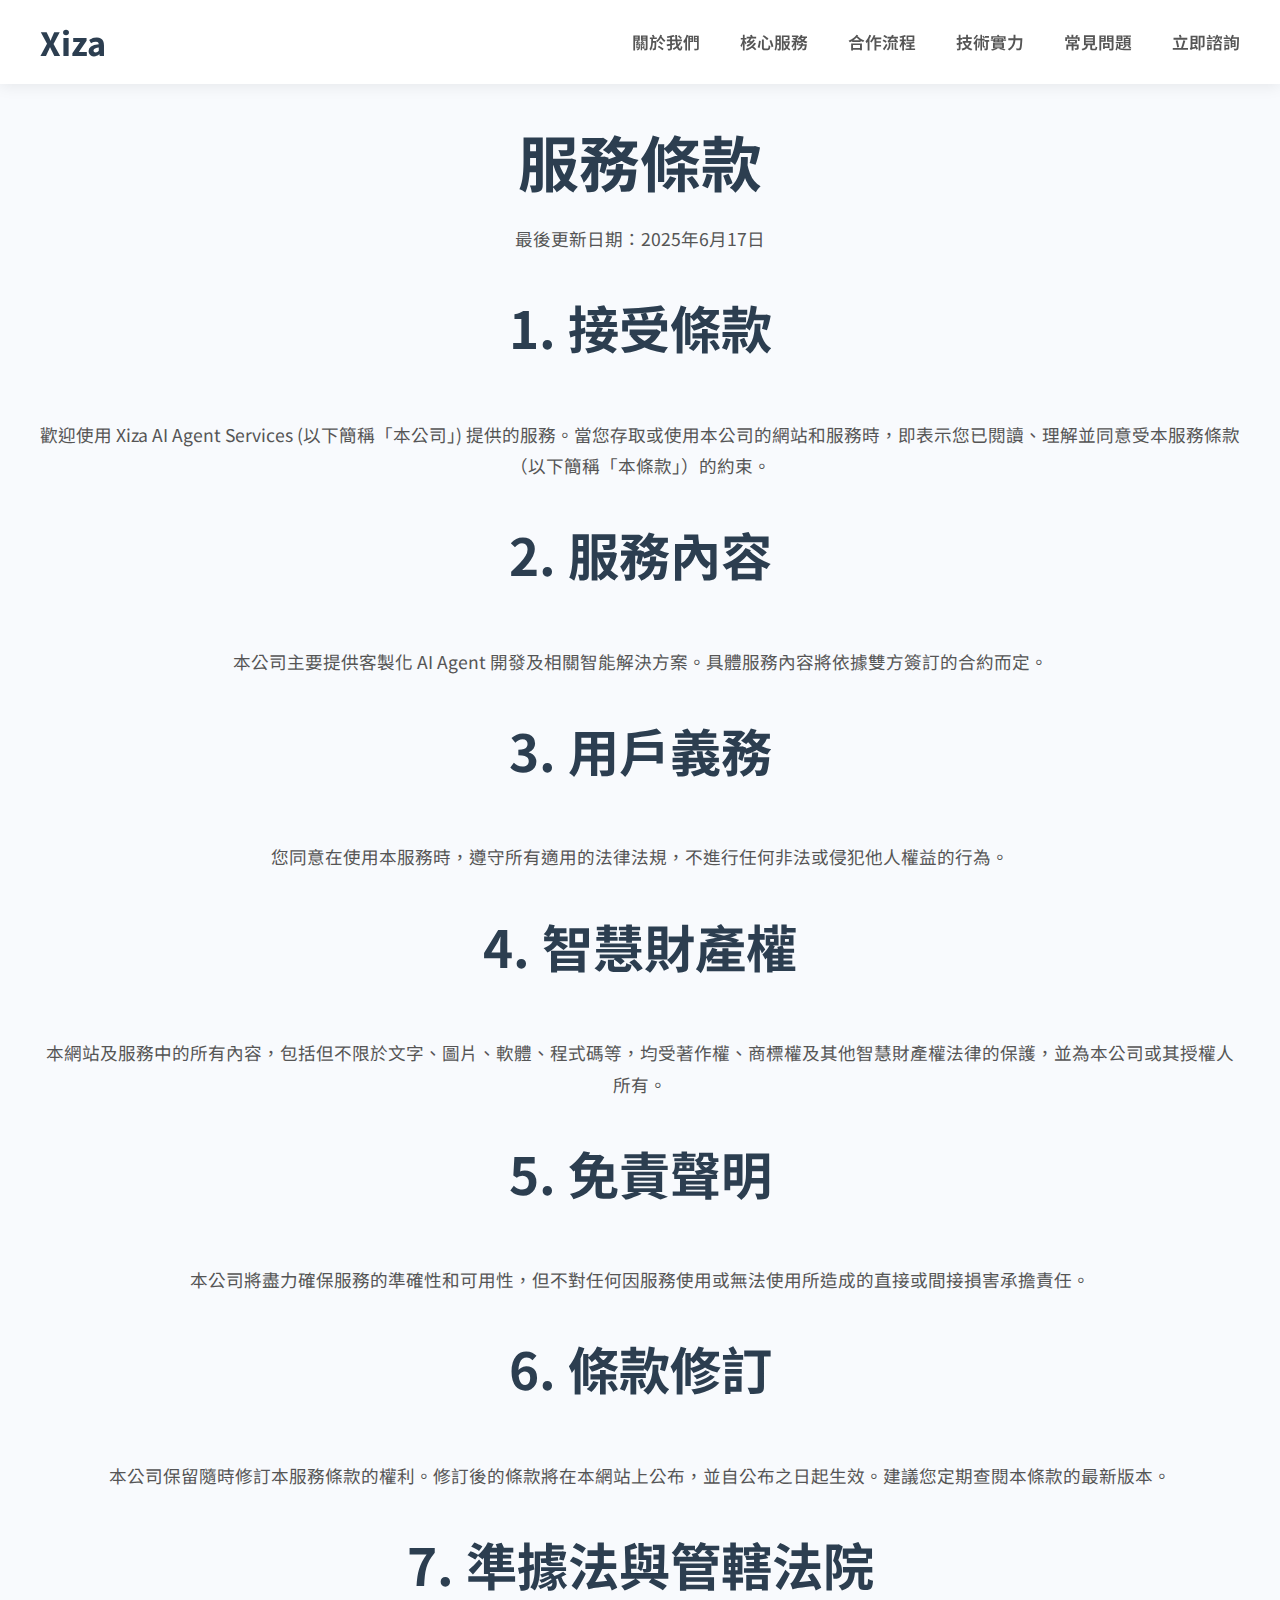
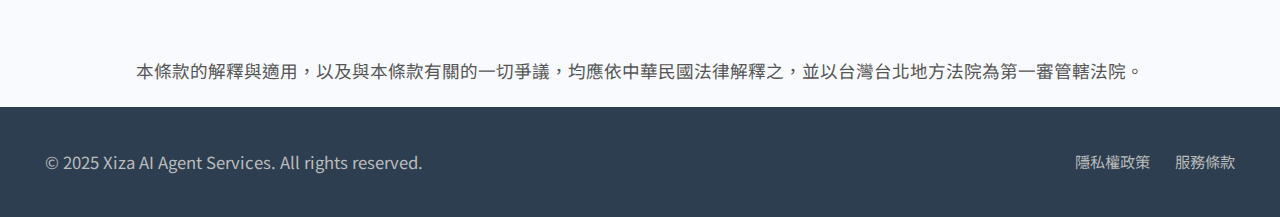
<file: public/terms.html>
<!DOCTYPE html>
<html lang="zh-Hant">
<head>
    <meta charset="UTF-8">
    <meta name="viewport" content="width=device-width, initial-scale=1.0">
    <title>服務條款 | Xiza AI Agent</title>
    <meta name="description" content="Xiza AI Agent 網站的服務條款，規範您使用本公司服務的權利與義務。">
    <link rel="stylesheet" href="style.css">
    <link rel="preconnect" href="https://fonts.googleapis.com">
    <link rel="gstatic" crossorigin href="https://fonts.gstatic.com">
    <link href="https://fonts.googleapis.com/css2?family=Noto+Sans+TC:wght@300;400;700&display=swap" rel="stylesheet">
    <link rel="stylesheet" href="https://cdnjs.cloudflare.com/ajax/libs/font-awesome/6.0.0-beta3/css/all.min.css">
</head>
<body>

<header>
    <nav>
        <div class="logo">
            <a href="index.html">Xiza</a> </div>
        <ul class="nav-links">
            <li><a href="index.html#about">關於我們</a></li>
            <li><a href="index.html#services">核心服務</a></li>
            <li><a href="index.html#methodology">合作流程</a></li>
            <li><a href="index.html#tech-advantage">技術實力</a></li>
            <li><a href="index.html#faq">常見問題</a></li>
            <li><a href="index.html#contact">立即諮詢</a></li>
        </ul>
        <div class="burger">
            <div class="line1"></div>
            <div class="line2"></div>
            <div class="line3"></div>
        </div>
    </nav>
</header>

<main class="policy-page-content">
    <div class="container">
        <h1>服務條款</h1>
        <p class="last-updated">最後更新日期：2025年6月17日</p>

        <h2>1. 接受條款</h2>
        <p>歡迎使用 Xiza AI Agent Services (以下簡稱「本公司」) 提供的服務。當您存取或使用本公司的網站和服務時，即表示您已閱讀、理解並同意受本服務條款（以下簡稱「本條款」）的約束。</p>

        <h2>2. 服務內容</h2>
        <p>本公司主要提供客製化 AI Agent 開發及相關智能解決方案。具體服務內容將依據雙方簽訂的合約而定。</p>

        <h2>3. 用戶義務</h2>
        <p>您同意在使用本服務時，遵守所有適用的法律法規，不進行任何非法或侵犯他人權益的行為。</p>

        <h2>4. 智慧財產權</h2>
        <p>本網站及服務中的所有內容，包括但不限於文字、圖片、軟體、程式碼等，均受著作權、商標權及其他智慧財產權法律的保護，並為本公司或其授權人所有。</p>

        <h2>5. 免責聲明</h2>
        <p>本公司將盡力確保服務的準確性和可用性，但不對任何因服務使用或無法使用所造成的直接或間接損害承擔責任。</p>

        <h2>6. 條款修訂</h2>
        <p>本公司保留隨時修訂本服務條款的權利。修訂後的條款將在本網站上公布，並自公布之日起生效。建議您定期查閱本條款的最新版本。</p>

        <h2>7. 準據法與管轄法院</h2>
        <p>本條款的解釋與適用，以及與本條款有關的一切爭議，均應依中華民國法律解釋之，並以台灣台北地方法院為第一審管轄法院。</p>

    </div>
</main>

<footer>
    <div class="container">
        <p>&copy; 2025 Xiza AI Agent Services. All rights reserved.</p>
        <ul class="footer-links">
            <li><a href="privacy.html">隱私權政策</a></li>
            <li><a href="terms.html">服務條款</a></li>
        </ul>
    </div>
</footer>

<script>
    // 為了確保這些政策頁面也具有漢堡選單的響應式功能，您可以將首頁的 JavaScript 複製過來。
    // 如果您希望這些頁面沒有漢堡選單，則可以省略以下 JS 程式碼。
    const burger = document.querySelector('.burger');
    const nav = document.querySelector('.nav-links');
    const navLinks = document.querySelectorAll('.nav-links li');

    if (burger) { // 檢查 burger 元素是否存在
        burger.addEventListener('click', () => {
            nav.classList.toggle('nav-active');
            navLinks.forEach((link, index) => {
                if (link.style.animation) {
                    link.style.animation = '';
                } else {
                    link.style.animation = `navLinkFade 0.5s ease forwards ${index / 7 + 0.3}s`;
                }
            });
            burger.classList.toggle('toggle');
        });

        navLinks.forEach(link => {
            link.addEventListener('click', () => {
                if (nav.classList.contains('nav-active')) {
                    nav.classList.remove('nav-active');
                    burger.classList.remove('toggle');
                    navLinks.forEach(item => item.style.animation = '');
                }
            });
        });
    }
</script>
</body>
</html>
</file>
<file: public/style.css>
/* style.css - Xiza AI Agent 服務公司網頁樣式 - 重新設計版 */

/* --- 基本設定 --- */
body {
    font-family: 'Noto Sans TC', sans-serif;
    margin: 0;
    padding: 0;
    box-sizing: border-box;
    line-height: 1.7; /* 略微增加行高以提升閱讀舒適度 */
    color: #333;
    background-color: #f8fafd; /* 整體頁面輕微背景色 */
}

/* 全域容器，限制內容寬度並居中 */
.container {
    max-width: 1200px;
    margin: 0 auto;
    padding: 0 25px; /* 左右內邊距略增 */
}

/* 區塊內邊距設定 */
section {
    padding: 100px 0; /* 增加區塊上下間距 */
    overflow: hidden; /* 防止內容溢出 */
    position: relative; /* 確保內部定位元素不會溢出 */
}

/* 標題通用樣式 */
h1, h2, h3, h4 {
    color: #2c3e50; /* 深灰色標題 */
    text-align: center;
    margin-bottom: 40px;
    font-weight: 700; /* 標題加粗 */
    line-height: 1.2;
}

h1 {
    font-size: 3.8em; /* 英雄區大標題 */
    margin-bottom: 25px;
}

h2 {
    font-size: 3.2em; /* 主要區塊標題 */
    margin-bottom: 60px; /* 增加區塊標題與內容間距 */
}

h3 {
    font-size: 2.2em; /* 次級標題 */
    margin-bottom: 30px;
}

p {
    font-size: 1.1em;
    line-height: 1.8; /* 增加行高提高可讀性 */
    text-align: center; /* 預設文字置中 */
    margin-bottom: 20px;
    color: #555;
}

/* --- 按鈕樣式 --- */
.btn {
    display: inline-block;
    padding: 18px 35px; /* 增加按鈕大小 */
    margin: 10px;
    border-radius: 8px; /* 圓角更大 */
    text-decoration: none;
    font-weight: bold;
    font-size: 1.1em;
    transition: background-color 0.3s ease, color 0.3s ease, transform 0.3s ease, box-shadow 0.3s ease;
    box-shadow: 0 4px 15px rgba(0,0,0,0.1); /* 按鈕陰影 */
}

.btn-primary {
    background-color: #007bff; /* 主要按鈕顏色 */
    color: white;
    border: none;
}

.btn-primary:hover {
    background-color: #0056b3;
    transform: translateY(-3px); /* 懸停時輕微上浮 */
    box-shadow: 0 6px 20px rgba(0,0,0,0.2);
}

.btn-secondary {
    background-color: transparent;
    color: #007bff;
    border: 2px solid #007bff;
}

.btn-secondary:hover {
    background-color: #007bff;
    color: white;
    transform: translateY(-3px); /* 懸停時輕微上浮 */
    box-shadow: 0 6px 20px rgba(0,0,0,0.2);
}

/* 新增的導航列登入按鈕樣式 */
.btn-nav-login {
    background-color: #f0f8ff; /* 淺藍色背景 */
    color: #007bff; /* 藍色文字 */
    border: 2px solid #007bff;
    padding: 10px 20px; /* 調整大小以適應導航列 */
    font-size: 0.95em;
    margin-left: 20px; /* 與其他導航項的間距 */
}

.btn-nav-login:hover {
    background-color: #007bff;
    color: white;
}


/* --- 導航列 (Navigation Bar) --- */
header {
    background-color: #fff;
    box-shadow: 0 2px 15px rgba(0,0,0,0.08); /* 更柔和的陰影 */
    position: sticky;
    top: 0;
    z-index: 1000;
}

nav {
    display: flex;
    justify-content: space-between;
    align-items: center;
    padding: 15px 25px; /* 調整導航列高度和左右內邊距 */
    max-width: 1200px;
    margin: 0 auto;
}

.logo a {
    font-size: 2em; /* Logo 字體大小 */
    font-weight: 800; /* 更粗的 Logo 字體 */
    color: #2c3e50;
    text-decoration: none;
    transition: color 0.3s ease;
}

.logo a:hover {
    color: #007bff;
}

.nav-links {
    display: flex;
    list-style: none;
    margin: 0;
    padding: 0;
}

.nav-links li {
    margin-left: 40px; /* 增加導航項間距 */
}

.nav-links a {
    color: #555;
    text-decoration: none;
    font-weight: 600; /* 導航文字加粗 */
    font-size: 1.05em;
    transition: color 0.3s ease, transform 0.3s ease;
    position: relative; /* 用於下劃線效果 */
}

.nav-links a:hover {
    color: #007bff;
    transform: translateY(-2px); /* 懸停時輕微上浮 */
}

.nav-links a::after { /* 導航下劃線效果 */
    content: '';
    position: absolute;
    width: 0;
    height: 3px;
    background-color: #007bff;
    bottom: -5px;
    left: 0;
    transition: width 0.3s ease;
}

.nav-links a:hover::after {
    width: 100%;
}

/* 導航列下拉選單樣式 */
.nav-links .dropdown {
    position: relative;
    padding-bottom: 15px; /* 增加底部內邊距，讓下拉選單有重疊空間 */
    /* 為下拉箭頭留出空間 */
}

.nav-links .dropdown > a { /* 針對下拉選單父連結的箭頭 */
    display: flex;
    align-items: center;
}

.nav-links .dropdown > a .fa-caret-down {
    margin-left: 8px; /* 箭頭與文字間距 */
    transition: transform 0.3s ease;
}

.nav-links .dropdown:hover > a .fa-caret-down {
    transform: rotate(180deg); /* 懸停時箭頭旋轉 */
}


.nav-links .dropdown-content {
    display: none;
    position: absolute;
    background-color: #f9f9f9;
    min-width: 180px;
    box-shadow: 0px 8px 16px 0px rgba(0,0,0,0.2);
    z-index: 1;
    border-radius: 5px;
    /* 關鍵調整：使用 top: 100% 和 padding-top 創造重疊區域 */
    top: 100%; /* 讓下拉選單緊貼在父元素下方 */
    left: 0;
    padding: 15px 0 10px 0; /* 增加頂部內邊距，創造隱形的觸發區域 */
    opacity: 0;
    transform: translateY(0); /* 移除初始的 translateY，讓它從頂部直接出現 */
    transition: opacity 0.3s ease, transform 0.3s ease;
    pointer-events: none;
}

.nav-links .dropdown:hover .dropdown-content {
    display: block;
    opacity: 1;
    transform: translateY(0);
    pointer-events: all; /* 懸停時響應事件 */
}

.nav-links .dropdown-content a {
    color: #555; /* 下拉選單連結文字顏色 */
    padding: 12px 16px;
    text-decoration: none;
    display: block;
    text-align: left;
    white-space: nowrap; /* 防止文字換行 */
    font-weight: 500; /* 調整字體粗細 */
}

.nav-links .dropdown-content a:hover {
    background-color: #e6f2ff; /* 懸停背景色 */
    color: #007bff; /* 懸停文字顏色 */
}

/* 漢堡選單 (RWD用) */
.burger {
    display: none; /* 預設隱藏 */
    cursor: pointer;
}

.burger div {
    width: 28px; /* 漢堡線條寬度 */
    height: 3px;
    background-color: #333;
    margin: 6px; /* 漢堡線條間距 */
    transition: all 0.3s ease;
    border-radius: 2px;
}

/* --- 第一區塊：首頁/英雄區 (Hero Section) --- */
.hero-section {
    background: linear-gradient(135deg, #007bff 0%, #6dd5ed 100%); /* 更流暢的漸變 */
    color: white;
    padding: 120px 20px; /* 增加上下內邊距 */
    display: flex;
    flex-direction: column;
    justify-content: center;
    align-items: center;
    text-align: center;
    min-height: 80vh; /* 佔據更多視窗高度 */
    position: relative;
    overflow: hidden;
    background-size: cover;
    background-position: center;
}

.hero-section h1 {
    color: white;
    font-size: 4.8em; /* 再次放大標題 */
    margin-bottom: 25px;
    text-shadow: 2px 2px 8px rgba(0,0,0,0.2); /* 文字陰影 */
    max-width: 900px;
}

.hero-section p {
    color: rgba(255, 255, 255, 0.9);
    font-size: 1.6em; /* 放大副標題 */
    margin-bottom: 50px;
    max-width: 900px;
}

.hero-buttons {
    display: flex;
    justify-content: center;
    gap: 20px; /* 按鈕間距 */
}

/* --- 第二區塊：關於 Xiza (About Xiza) --- */
.about-section {
    background-color: #fcfdff; /* 輕微偏藍的背景 */
    padding-bottom: 50px; /* 調整底部間距，避免與團隊區塊重疊感 */
}

.about-section .intro-text {
    font-size: 1.25em;
    max-width: 900px;
    margin: 0 auto 60px auto;
    text-align: center;
    font-weight: 500;
    color: #444;
}

.vision-mission {
    background-color: #eaf6ff; /* 淺藍色背景 */
    padding: 45px; /* 略增內邊距 */
    border-radius: 12px;
    max-width: 900px;
    margin: 0 auto 80px auto;
    box-shadow: 0 5px 20px rgba(0,0,0,0.08);
}

.vision-mission h3 {
    font-size: 2.3em;
    margin-top: 0;
    margin-bottom: 20px;
    color: #007bff; /* 願景使命標題顏色 */
}

.vision-mission p {
    font-size: 1.15em;
    max-width: 800px;
    margin: 0 auto;
    color: #333;
    text-align: center;
}

.team-intro h3 {
    font-size: 2.5em; /* 團隊標題 */
    margin-top: 60px;
    margin-bottom: 50px;
    color: #2c3e50;
}

/* --- 核心團隊區塊 CSS 強化 --- */

/* 確保整個區塊的文字顏色統一 */
.team-intro p {
    color: #555; /* 統一團隊介紹的文字顏色 */
    text-align: center; /* 確保段落文字置中 */
    margin-bottom: 20px;
}

/* 團隊成員網格佈局 - 使用 Flexbox 確保水平排列和間距 */
.team-members {
    display: flex; /* 啟用 Flexbox */
    justify-content: center; /* 水平居中對齊 Flex 項目 */
    align-items: flex-start; /* 頂部對齊卡片 (如果高度不同) */
    flex-wrap: wrap; /* 允許項目換行 */
    gap: 40px; /* 設置所有方向上的間距，讓卡片間有足夠空間 */
    margin-top: 50px;
    margin-bottom: 50px; /* 增加底部間距 */
    padding: 0; /* 確保沒有額外內邊距 */
    list-style: none; /* 如果是 ul/li 結構，移除點或數字 */
}

/* 成員卡片樣式 */
.member-card {
    background-color: white;
    border-radius: 15px; /* 圓角更大 */
    box-shadow: 0 8px 30px rgba(0, 0, 0, 0.1); /* 更明顯的陰影 */
    padding: 40px 30px; /* 增加內邊距 */
    text-align: center;
    width: calc(33.33% - 40px); /* 嘗試三列佈局，減去gap */
    max-width: 400px; /* 限制單張卡片的最大寬度 */
    flex-grow: 0; /* 防止卡片在空間充足時過度拉伸 */
    flex-shrink: 1; /* 允許卡片在空間不足時縮小 */
    box-sizing: border-box; /* 確保 padding 和 border 不會增加總寬度 */
    transition: transform 0.3s ease, box-shadow 0.3s ease; /* 添加懸停動畫 */
    border: 1px solid #e0e0e0; /* 輕微邊框 */
    margin: 0; /* 移除可能的舊邊距 */
}

.member-card:hover {
    transform: translateY(-10px); /* 懸停時輕微上浮 */
    box-shadow: 0 15px 45px rgba(0, 0, 0, 0.15); /* 懸停時陰影更深 */
}

/* 創辦人/技術長 姓名樣式 */
.member-card h4 {
    font-size: 1.8em; /* 創辦人姓名更大 */
    margin-bottom: 8px; /* 與職位間距 */
    color: #2c3e50;
    font-weight: 700; /* 更粗的字體 */
    text-align: center; /* 確保姓名置中 */
}

/* 簡介文字樣式 */
.member-card p {
    font-size: 1.1em; /* 簡介文字大小 */
    line-height: 1.8; /* 行高增加，提高可讀性 */
    color: #444; /* 簡介文字顏色 */
    text-align: justify; /* 左右對齊 */
    margin-bottom: 0; /* 移除底部預設外邊距 */
    word-break: break-word; /* 防止長單詞溢出 */
}

/* 強調文字 (strong) */
.member-card p strong {
    color: #007bff; /* 強調關鍵數字或詞語 */
    font-weight: 700;
}

/* 斜體文字 (em) - 藍色斜體，並提高特異性確保覆蓋 */
.member-card p em {
    color: #007bff !important; /* 強制設定為藍色 */
    font-style: italic !important; /* 強制設定為斜體 */
    font-weight: normal !important; /* 強制為正常粗細 */
}
/* --- 核心團隊區塊 CSS 強化 結束 --- */


/* --- 服務區塊 --- */
.services-section {
    background-color: #f8fafd;
    text-align: center;
}

.section-description { /* 區塊描述通用樣式 */
    font-size: 1.2em;
    max-width: 900px;
    margin: -40px auto 60px auto; /* 與標題和網格間距 */
    color: #666;
}

.service-grid {
    display: grid;
    grid-template-columns: repeat(auto-fit, minmax(320px, 1fr)); /* 最小寬度略增 */
    gap: 40px; /* 間距加大 */
    margin-top: 50px;
}

.service-item {
    background-color: white; /* 淺藍色背景改為白色 */
    padding: 35px; /* 增加內邊距 */
    border-radius: 12px;
    box-shadow: 0 6px 20px rgba(0,0,0,0.07); /* 更明顯陰影 */
    transition: transform 0.3s ease, box-shadow 0.3s ease, border-color 0.3s ease;
    border: 1px solid transparent; /* 預設透明邊框 */
}

.service-item:hover {
    transform: translateY(-10px);
    box-shadow: 0 12px 30px rgba(0,0,0,0.12);
    border-color: #007bff; /* 懸停時邊框變藍 */
}

.service-item i {
    font-size: 3.5em; /* 圖標更大 */
    color: #007bff;
    margin-bottom: 25px;
}

.service-item h3 {
    font-size: 1.6em; /* 服務標題 */
    margin-bottom: 15px;
    color: #2c3e50;
}

.service-item p {
    font-size: 1.05em;
    color: #666;
    text-align: left; /* 服務說明文字靠左 */
}

/* SaaS 產品推廣區塊樣式 */
.our-products-promo {
    margin-top: 60px;
    text-align: center;
    padding-top: 40px;
    border-top: 1px solid #eee; /* Light separator */
}

.our-products-promo h3 {
    font-size: 2em;
    margin-bottom: 15px;
    color: #333;
}

.our-products-promo p {
    font-size: 1.1em;
    color: #666;
    margin-bottom: 30px;
    max-width: 700px;
    margin-left: auto;
    margin-right: auto;
}

.product-links-grid {
    display: flex;
    justify-content: center;
    gap: 30px;
    flex-wrap: wrap; /* Allow wrapping on smaller screens */
}

.product-card {
    background-color: #fff;
    border: 1px solid #e0e0e0;
    border-radius: 10px;
    padding: 30px;
    width: 300px; /* Adjust width as needed */
    text-align: center;
    text-decoration: none;
    color: #333;
    box-shadow: 0 4px 8px rgba(0,0,0,0.05);
    transition: transform 0.3s ease, box-shadow 0.3s ease;
    display: flex;
    flex-direction: column;
    justify-content: space-between;
    align-items: center;
}

.product-card:hover {
    transform: translateY(-5px);
    box-shadow: 0 8px 16px rgba(0,0,0,0.1);
}

.product-card i {
    font-size: 3em;
    color: #007bff; /* Primary color for icons */
    margin-bottom: 20px;
}

.product-card h4 {
    font-size: 1.5em;
    margin-bottom: 10px;
    color: #333;
}

.product-card p {
    font-size: 0.95em;
    color: #666;
    margin-bottom: 20px;
    flex-grow: 1; /* Allow paragraph to take available space */
}

.product-card span {
    display: block;
    margin-top: 15px;
    color: #007bff;
    font-weight: bold;
    font-size: 0.9em;
}


/* --- 方法論/流程區塊 --- */
.methodology-section {
    background-color: #eaf6ff; /* 淺藍色背景 */
}

.process-steps {
    display: grid;
    grid-template-columns: repeat(auto-fit, minmax(300px, 1fr)); /* 調整最小寬度 */
    gap: 50px; /* 間距更大 */
    margin-top: 50px;
    counter-reset: step-counter; /* 重置計數器 */
}

.step-item {
    background-color: white;
    padding: 40px 30px; /* 調整內邊距 */
    border-radius: 12px;
    box-shadow: 0 6px 20px rgba(0,0,0,0.07);
    text-align: center;
    position: relative;
    transition: transform 0.3s ease, box-shadow 0.3s ease;
}

.step-item:hover {
    transform: translateY(-8px);
    box-shadow: 0 12px 30px rgba(0,0,0,0.12);
}

.step-icon {
    width: 70px; /* 圖標更大 */
    height: 70px;
    background-color: #007bff;
    color: white;
    border-radius: 50%;
    display: flex;
    justify-content: center;
    align-items: center;
    font-size: 2.5em; /* 數字更大 */
    font-weight: bold;
    margin: -70px auto 25px auto; /* 讓圖標突出更多 */
    box-shadow: 0 6px 15px rgba(0,123,255,0.4);
    border: 3px solid white; /* 白色邊框 */
}

/* 自動編號不再需要手動內容設定，CSS counter會自動處理 */
/* .step-item:nth-child(1) .step-icon { content: "1"; } */
/* ... */

.step-item h3 {
    font-size: 1.6em; /* 步驟標題 */
    margin-bottom: 15px;
    color: #2c3e50;
}

.step-item p {
    font-size: 1.05em;
    color: #666;
    text-align: center;
}

/* --- 技術優勢區塊 --- */
.tech-advantage-section {
    background-color: #f8fafd;
}

.tech-grid {
    display: grid;
    grid-template-columns: repeat(auto-fit, minmax(320px, 1fr));
    gap: 40px;
    margin-top: 50px;
}

.tech-item {
    background-color: white;
    padding: 35px;
    border-radius: 12px;
    box-shadow: 0 6px 20px rgba(0,0,0,0.07);
    text-align: center;
    transition: transform 0.3s ease, box-shadow 0.3s ease, border-color 0.3s ease;
    border: 1px solid transparent;
}

.tech-item:hover {
    transform: translateY(-8px);
    box-shadow: 0 12px 30px rgba(0,0,0,0.12);
    border-color: #007bff;
}

.tech-item i {
    font-size: 3.5em;
    color: #007bff;
    margin-bottom: 25px;
}

.tech-item h3 {
    font-size: 1.6em;
    margin-bottom: 15px;
    color: #2c3e50;
}

.tech-item p {
    font-size: 1.05em;
    color: #666;
    text-align: center;
}

/* --- 為什麼選擇我們區塊 --- */
.why-us-section {
    background-color: #eaf6ff;
}

.advantage-list {
    display: grid;
    grid-template-columns: repeat(auto-fit, minmax(320px, 1fr));
    gap: 40px;
    margin-top: 50px;
}

.advantage-item {
    background-color: white;
    padding: 35px;
    border-radius: 12px;
    box-shadow: 0 6px 20px rgba(0,0,0,0.07);
    text-align: center;
    transition: transform 0.3s ease, box-shadow 0.3s ease, border-color 0.3s ease;
    border: 1px solid transparent;
}

.advantage-item:hover {
    transform: translateY(-8px);
    box-shadow: 0 12px 30px rgba(0,0,0,0.12);
    border-color: #007bff;
}

.advantage-item h3 {
    font-size: 1.6em;
    margin-bottom: 15px;
    color: #2c3e50;
}

.advantage-item p {
    font-size: 1.05em;
    color: #666;
    text-align: left;
}

/* --- 常見問題區塊 (FAQ) --- */
.faq-section {
    background-color: #f8fafd;
}

.faq-items {
    max-width: 900px;
    margin: 60px auto 0 auto;
}

.faq-item {
    background-color: white;
    margin-bottom: 20px; /* 增加FAQ項目間距 */
    border-radius: 10px;
    box-shadow: 0 4px 15px rgba(0,0,0,0.06);
    overflow: hidden;
    border: 1px solid #eee;
}

.faq-item h3 {
    font-size: 1.4em; /* FAQ問題字體 */
    padding: 20px 25px; /* 調整內邊距 */
    margin: 0;
    cursor: pointer;
    background-color: #f0f8ff; /* 淺藍背景 */
    color: #2c3e50;
    border-bottom: 1px solid #e0e0e0;
    text-align: left;
    display: flex;
    justify-content: space-between;
    align-items: center;
    transition: background-color 0.3s ease;
}

.faq-item h3:hover {
    background-color: #e6f2ff; /* 懸停效果 */
}

/* FAQ 開合圖標 */
.faq-item h3::after {
    content: '\2b'; /* Plus sign unicode */
    font-family: 'Font Awesome 5 Free'; /* 確保使用 Font Awesome */
    font-weight: 900; /* 對應 Font Awesome 的實心圖標 */
    font-size: 1.2em;
    color: #007bff;
    transition: transform 0.3s ease;
}

.faq-item h3.active::after {
    content: '\2212'; /* Minus sign unicode */
    transform: rotate(0deg); /* 確保-符號不旋轉 */
}

.faq-item p {
    padding: 0 25px; /* 調整內邊距 */
    margin: 0;
    font-size: 1.05em;
    color: #555;
    text-align: left;
    max-height: 0; /* 預設隱藏 */
    overflow: hidden;
    transition: max-height 0.4s ease-in-out, padding 0.4s ease-in-out; /* 更流暢的動畫 */
}

.faq-item p.active {
    max-height: 300px; /* 足夠高的值，使其完全展開 (根據內容調整) */
    padding-top: 15px; /* 展開後頂部間距 */
    padding-bottom: 25px; /* 展開後底部間距 */
}

/* --- 聯絡我們區塊 (Contact Us) --- */
.contact-section {
    background: linear-gradient(135deg, #0056b3 0%, #007bff 100%); /* 深藍到淺藍漸變 */
    color: white;
    text-align: center;
    padding-bottom: 100px;
}

.contact-section h2, .contact-section p {
    color: white;
    text-shadow: 1px 1px 5px rgba(0,0,0,0.1);
}

.contact-section .section-description { /* 聯絡區塊的描述 */
    color: rgba(255, 255, 255, 0.9);
    margin-bottom: 60px;
}


.contact-grid {
    display: flex;
    justify-content: center;
    flex-wrap: wrap;
    gap: 60px; /* 間距加大 */
    margin-top: 50px;
}

.contact-form, .contact-info {
    background-color: rgba(255,255,255,0.95); /* 更不透明的白色 */
    padding: 50px; /* 增加內邊距 */
    border-radius: 12px;
    box-shadow: 0 8px 30px rgba(0,0,0,0.25); /* 更明顯的陰影 */
    color: #333;
    max-width: 550px; /* 略微增加最大寬度 */
    text-align: left;
    flex: 1; /* 允許彈性擴展 */
    min-width: 300px; /* 確保最小寬度 */
}

.contact-form h3, .contact-info h3 {
    color: #007bff;
    margin-bottom: 35px;
    font-size: 1.8em;
    text-align: left; /* 內部標題靠左 */
}

.contact-form input,
.contact-form textarea {
    width: calc(100% - 24px); /* 考慮內邊距 */
    padding: 15px 12px; /* 增加內邊距 */
    margin-bottom: 20px; /* 增加間距 */
    border: 1px solid #ddd;
    border-radius: 8px;
    font-size: 1em;
    background-color: #fcfcfc;
    transition: border-color 0.3s ease, box-shadow 0.3s ease;
}

.contact-form input:focus,
.contact-form textarea:focus {
    border-color: #007bff;
    box-shadow: 0 0 0 3px rgba(0,123,255,0.25);
    outline: none;
}

.contact-form textarea {
    resize: vertical; /* 允許垂直調整大小 */
    min-height: 120px;
}

.contact-form button {
    width: 100%;
    padding: 18px; /* 增加按鈕大小 */
    background-color: #007bff;
    color: white;
    border: none;
    border-radius: 8px;
    font-size: 1.2em;
    font-weight: bold;
    cursor: pointer;
    transition: background-color 0.3s ease, transform 0.3s ease;
    box-shadow: 0 4px 15px rgba(0,123,255,0.3);
}

.contact-form button:hover {
    background-color: #0056b3;
    transform: translateY(-3px);
    box-shadow: 0 6px 20px rgba(0,123,255,0.4);
}

.contact-info p {
    font-size: 1.15em;
    margin-bottom: 20px;
    color: #555;
    text-align: left;
    display: flex;
    align-items: center;
}

.contact-info p i { /* 圖標樣式 */
    font-size: 1.3em;
    color: #007bff;
    margin-right: 15px;
}

.contact-info a {
    color: #007bff;
    text-decoration: none;
    font-weight: bold;
    transition: text-decoration 0.3s ease;
}

.contact-info a:hover {
    text-decoration: underline;
}

.social-links {
    margin-top: 40px;
    display: flex;
    justify-content: flex-start; /* 社群圖標靠左對齊 */
    gap: 25px; /* 圖標間距 */
}

.social-links a {
    font-size: 2.2em; /* 社群圖標更大 */
    color: #007bff;
    transition: color 0.3s ease, transform 0.3s ease;
}

.social-links a:hover {
    color: #0056b3;
    transform: translateY(-5px);
}

/* --- 頁腳 (Footer) --- */
footer {
    background-color: #2c3e50; /* 深灰色 */
    color: white;
    padding: 40px 20px; /* 增加頁腳內邊距 */
    text-align: center;
    font-size: 0.95em;
}

footer .container {
    display: flex;
    justify-content: space-between;
    align-items: center;
    flex-wrap: wrap; /* 響應式佈局 */
}

footer p {
    margin: 0;
    color: #bbb;
    text-align: left; /* 左對齊版權 */
    flex-grow: 1; /* 允許版權資訊擴展 */
}

.footer-links {
    list-style: none;
    display: flex;
    margin: 0;
    padding: 0;
}

.footer-links li {
    margin-left: 25px; /* 頁腳連結間距 */
}

.footer-links a {
    color: #bbb;
    text-decoration: none;
    transition: color 0.3s ease;
}

.footer-links a:hover {
    color: #007bff;
}


/* --- RWD 響應式設計 (Media Queries) --- */

@media (max-width: 992px) {
    h1 {
        font-size: 3.2em;
    }
    h2 {
        font-size: 2.5em;
    }
    h3 {
        font-size: 1.8em;
    }
    .nav-links {
        width: 60%;
    }
    .service-grid,
    .process-steps,
    .tech-grid,
    .advantage-list {
        gap: 30px; /* 中等螢幕間距略減 */
    }
    .member-card {
        width: calc(50% - 40px); /* 允許兩列顯示 */
        max-width: 450px; /* 允許更大的卡片寬度 */
    }
}

@media (max-width: 768px) {
    body {
        font-size: 15px; /* 進一步調整基本字體大小 */
    }

    section {
        padding: 60px 0; /* 減少區塊內邊距 */
    }

    h1 {
        font-size: 2.8em;
    }

    h2 {
        font-size: 2.2em;
        margin-bottom: 40px;
    }
    h3 {
        font-size: 1.6em;
    }

    p {
        font-size: 1em;
    }

    .hero-section {
        padding: 80px 20px;
        min-height: 70vh;
    }
    .hero-section h1 {
        font-size: 2.5em;
    }
    .hero-section p {
        font-size: 1.1em;
        margin-bottom: 30px;
    }
    .btn {
        padding: 12px 25px;
        font-size: 1em;
    }

    /* 導航列變為漢堡選單模式 */
    nav {
        padding: 15px 20px;
    }
    .nav-links {
        position: fixed;
        right: 0;
        top: 0;
        height: 100vh;
        background-color: #2c3e50; /* 側邊菜單背景 */
        flex-direction: column;
        align-items: center;
        width: 65%; /* 側邊菜單寬度 */
        transform: translateX(100%); /* 預設隱藏 */
        transition: transform 0.5s ease-in-out;
        z-index: 999;
        padding-top: 100px; /* 為 Logo 和漢堡圖標留出空間 */
        box-shadow: -5px 0 20px rgba(0,0,0,0.3);
    }

    .nav-links li {
        margin: 25px 0; /* 調整菜單項間距 */
        opacity: 0; /* 預設隱藏，動畫後出現 */
    }

    .nav-links a {
        color: white; /* 菜單文字顏色 */
        font-size: 1.3em; /* 菜單文字大小 */
    }
    .nav-links a:hover {
        color: #00c6ff; /* 懸停顏色 */
    }

    .burger {
        display: block; /* 漢堡圖標顯示 */
        z-index: 1001; /* 確保漢堡選單在導航之上 */
    }

    .nav-active {
        transform: translateX(0%); /* 漢堡選單展開 */
    }

    /* 漢堡選單動畫 */
    .toggle .line1 {
        transform: rotate(-45deg) translate(-5px, 6px);
    }
    .toggle .line2 {
        opacity: 0;
    }
    .toggle .line3 {
        transform: rotate(45deg) translate(-5px, -6px);
    }

    /* 確保所有 grid 佈局在小螢幕上變為單列 */
    .service-grid,
    .process-steps,
    .tech-grid,
    .advantage-list,
    .team-members,
    .contact-grid {
        grid-template-columns: 1fr;
    }

    .member-card, .service-item, .step-item, .tech-item, .advantage-item {
        max-width: 90%; /* 小螢幕下佔滿寬度 */
        margin: 0 auto; /* 單列時居中 */
    }

    .member-card p {
        text-align: left; /* 簡介文字在小螢幕上靠左對齊 */
    }

    .process-steps {
        gap: 30px;
    }
    .step-item {
        padding: 30px 20px;
    }
    .step-icon {
        width: 60px;
        height: 60px;
        font-size: 2em;
        margin: -60px auto 20px auto;
    }

    .contact-form, .contact-info {
        padding: 30px;
        max-width: 90%; /* 小螢幕下佔滿寬度 */
        margin: 0 auto;
    }
    .contact-form h3, .contact-info h3 {
        font-size: 1.5em;
    }
    .contact-info p {
        font-size: 1em;
    }
    .social-links {
        justify-content: center; /* 社群圖標在小螢幕上居中 */
    }

    footer .container {
        flex-direction: column;
        text-align: center;
    }
    footer p {
        text-align: center; /* 版權置中 */
        margin-bottom: 15px;
    }
    .footer-links {
        margin-top: 10px;
        justify-content: center;
        width: 100%;
        gap: 15px;
    }
    .footer-links li {
        margin-left: 0;
    }

    /* SaaS 產品推廣區塊的響應式調整 */
    .nav-links .dropdown-content {
        position: static; /* 在手機上，下拉選單變為內聯 */
        box-shadow: none;
        background-color: transparent;
        padding: 0 0 0 20px; /* 縮排下拉選單項目 */
    }
    .nav-links .dropdown:hover .dropdown-content {
        display: block; /* 確保它在 hover 時仍顯示 (在支援 hover 的裝置上) */
    }
    .nav-links.nav-active .dropdown-content {
        display: block; /* 漢堡選單展開時顯示下拉內容 */
    }
    .nav-links .dropdown a {
        padding: 10px 0; /* 調整手機導航連結的內邊距 */
    }
    .product-links-grid {
        flex-direction: column;
        align-items: center;
    }
    .product-card {
        width: 90%; /* 調整手機上的卡片寬度 */
        max-width: 350px;
    }
}

@media (max-width: 480px) {
    h1 {
        font-size: 2.2em;
    }
    h2 {
        font-size: 1.8em;
    }
    h3 {
        font-size: 1.4em;
    }
    .hero-section h1 {
        font-size: 2.2em;
    }
    .hero-section p {
        font-size: 0.95em;
    }

    .logo a {
        font-size: 1.5em;
    }
    .nav-links {
        width: 80%; /* 超小螢幕下菜單更寬 */
    }

    .btn {
        padding: 10px 20px;
        font-size: 0.9em;
    }

    .member-card, .service-item, .step-item, .tech-item, .advantage-item {
        padding: 25px 15px;
    }
    .member-card h4 {
        font-size: 1.4em;
    }
    .member-card p { /* 涵蓋所有 p 標籤 */
        font-size: 0.95em;
        text-align: left;
    }

    .faq-item h3 {
        font-size: 1.1em;
        padding: 15px 20px;
    }
    .faq-item p.active {
        padding-top: 10px;
        padding-bottom: 15px;
    }
}


/* --- 關鍵幀動畫 (Keyframe Animations) --- */
@keyframes navLinkFade {
    from {
        opacity: 0;
        transform: translateX(50px);
    }
    to {
        opacity: 1;
        transform: translateX(0px);
    }
}
</file>
